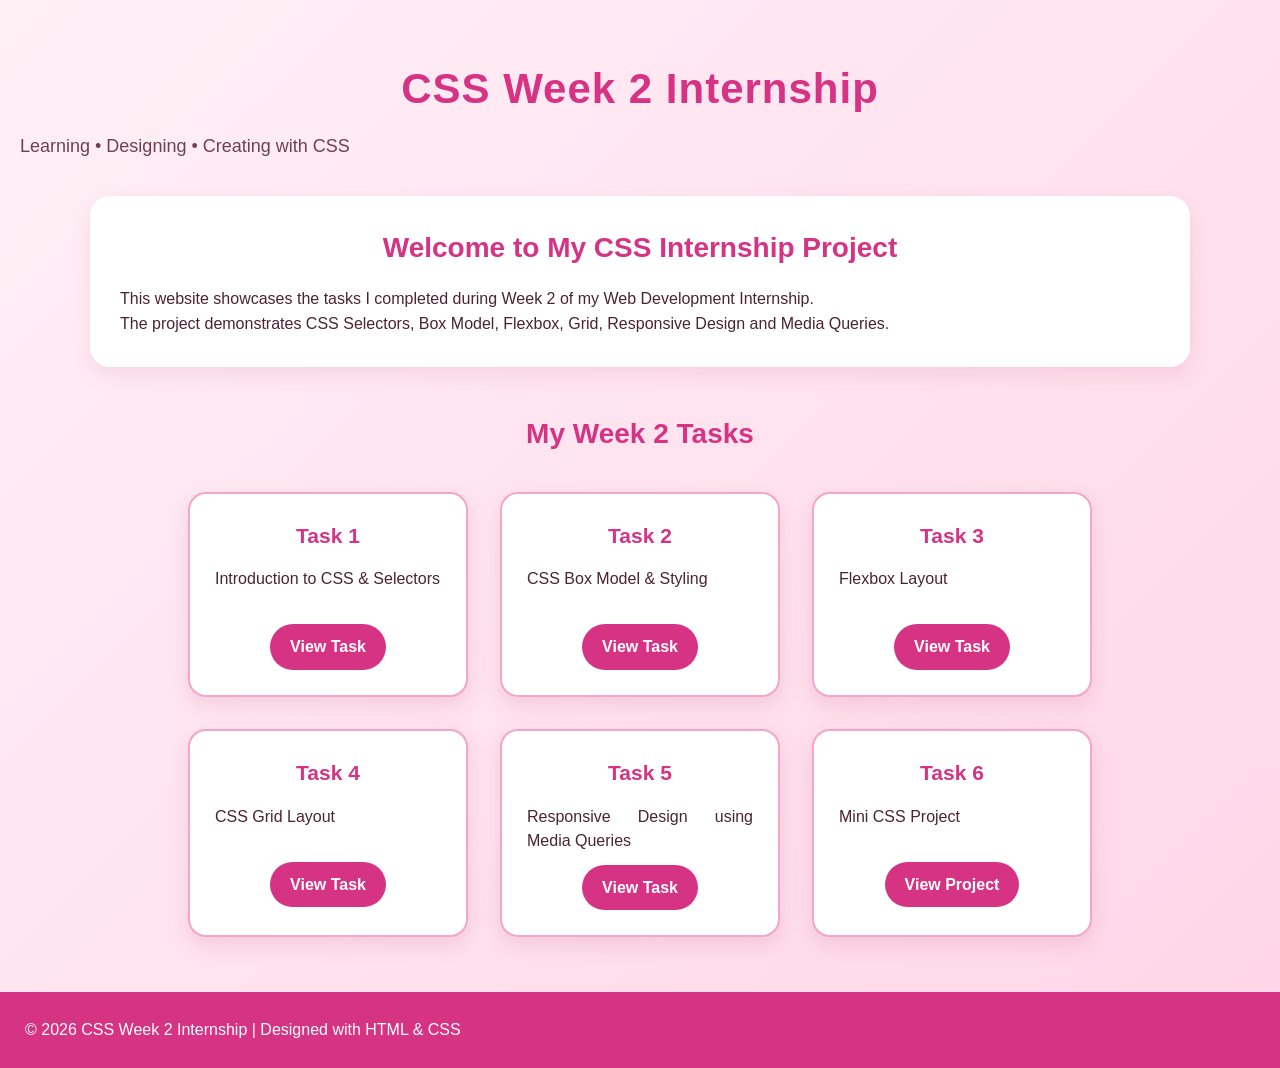
<file: index.html>
<!DOCTYPE html>
<html lang="en">
<head>
    <meta charset="UTF-8">
    <meta name="viewport" content="width=device-width, initial-scale=1.0">

    <title>CSS Week 2 Internship</title>

    <!-- External CSS file -->
    <link rel="stylesheet" href="style.css">

    <style>
        /* Pink-themed homepage styling */
        body {
            margin: 0;
            font-family: Arial, sans-serif;
            background: linear-gradient(135deg, #fff0f6, #ffd6e7);
            color: #4a2433;
        }

        header {
            text-align: center;
            padding: 55px 20px 35px;
        }

        header h1 {
            font-size: 42px;
            margin-bottom: 10px;
            color: #d63384;
        }

        header p {
            font-size: 18px;
            color: #704052;
        }

        .container {
            width: 90%;
            max-width: 1100px;
            margin: auto;
        }

        /* Flexbox layout for task cards */
        .task-container {
            display: flex;
            flex-wrap: wrap;
            justify-content: center;
            gap: 22px;
            margin: 30px 0 50px;
        }

        /* Box Model demonstration */
        .task-card {
            width: 280px;
            padding: 25px;
            margin: 5px;
            background: white;
            border: 2px solid #f3a6c7;
            border-radius: 18px;
            box-shadow: 0 8px 20px rgba(180, 70, 120, 0.15);
            text-align: center;
            box-sizing: border-box;
            transition: 0.3s;
        }

        .task-card:hover {
            transform: translateY(-7px);
            box-shadow: 0 12px 25px rgba(180, 70, 120, 0.25);
        }

        .task-card h2 {
            color: #d63384;
            font-size: 21px;
        }

        .task-card p {
            min-height: 45px;
            line-height: 1.5;
        }

        .task-card a {
            display: inline-block;
            margin-top: 12px;
            padding: 10px 20px;
            background: #d63384;
            color: white;
            text-decoration: none;
            border-radius: 25px;
            font-weight: bold;
        }

        .task-card a:hover {
            background: #b52b6f;
        }

        .about {
            background: white;
            padding: 30px;
            margin-bottom: 45px;
            border-radius: 20px;
            text-align: center;
            box-shadow: 0 8px 20px rgba(180, 70, 120, 0.12);
        }

        .about h2 {
            color: #d63384;
        }

        footer {
            text-align: center;
            padding: 25px;
            background: #d63384;
            color: white;
        }

        /* Responsive Design */
        @media (max-width: 600px) {
            header h1 {
                font-size: 30px;
            }

            header p {
                font-size: 15px;
            }

            .task-card {
                width: 100%;
            }

            .about {
                padding: 20px;
            }
        }
    </style>
</head>

<body>

    <!-- Header Section -->
    <header>
        <h1>CSS Week 2 Internship</h1>
        <p>Learning • Designing • Creating with CSS</p>
    </header>

    <main class="container">

        <!-- About Section -->
        <section class="about">
            <h2>Welcome to My CSS Internship Project</h2>

            <p>
                This website showcases the tasks I completed during
                Week 2 of my Web Development Internship.
            </p>

            <p>
                The project demonstrates CSS Selectors, Box Model,
                Flexbox, Grid, Responsive Design and Media Queries.
            </p>
        </section>

        <!-- Task Section -->
        <section>
            <h2 style="text-align:center; color:#d63384;">
                My Week 2 Tasks
            </h2>

            <div class="task-container">

                <!-- Task 1 -->
                <div class="task-card">
                    <h2>Task 1</h2>
                    <p>Introduction to CSS & Selectors</p>
                    <a href="task1.html">View Task</a>
                </div>

                <!-- Task 2 -->
                <div class="task-card">
                    <h2>Task 2</h2>
                    <p>CSS Box Model & Styling</p>
                    <a href="task2.html">View Task</a>
                </div>

                <!-- Task 3 -->
                <div class="task-card">
                    <h2>Task 3</h2>
                    <p>Flexbox Layout</p>
                    <a href="task3.html">View Task</a>
                </div>

                <!-- Task 4 -->
                <div class="task-card">
                    <h2>Task 4</h2>
                    <p>CSS Grid Layout</p>
                    <a href="task4.html">View Task</a>
                </div>

                <!-- Task 5 -->
                <div class="task-card">
                    <h2>Task 5</h2>
                    <p>Responsive Design using Media Queries</p>
                    <a href="task5.html">View Task</a>
                </div>

                <!-- Task 6 -->
                <div class="task-card">
                    <h2>Task 6</h2>
                    <p>Mini CSS Project</p>
                    <a href="task6.html">View Project</a>
                </div>

            </div>
        </section>

    </main>

    <!-- Footer -->
    <footer>
        <p>© 2026 CSS Week 2 Internship | Designed with HTML & CSS</p>
    </footer>

</body>
</html>
</file>
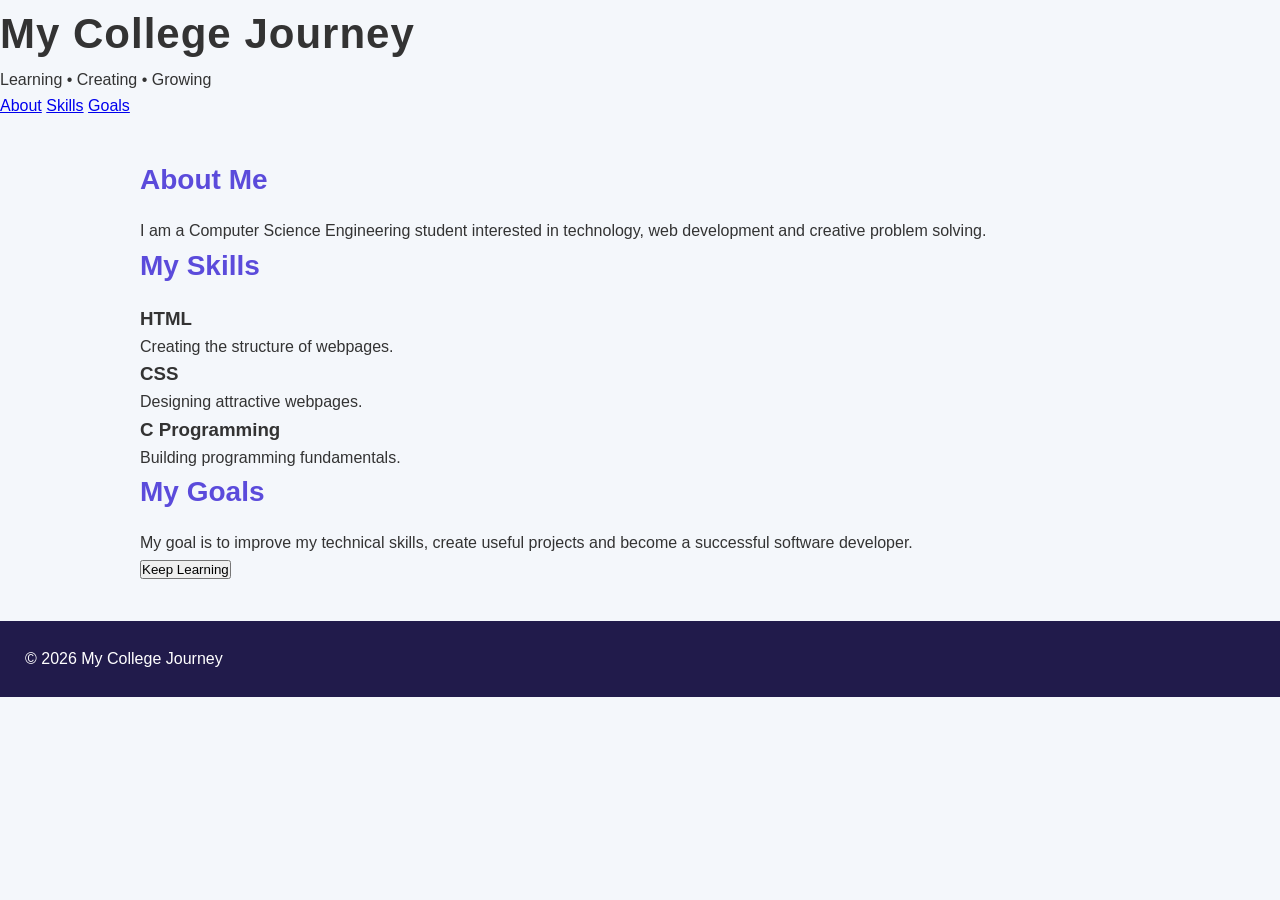
<file: task1.html>
<!DOCTYPE html>
<html lang="en">
<head>
    <meta charset="UTF-8">
    <meta name="viewport" content="width=device-width, initial-scale=1.0">

    <title>My College Journey</title>

    <!-- External CSS -->
    <link rel="stylesheet" href="style.css">
</head>

<body class="task1-page">

    <!-- TASK 1: CSS SELECTORS -->

    <header id="task1-header">
        <h1>My College Journey</h1>
        <p class="task1-subtitle">
            Learning • Creating • Growing
        </p>
    </header>


    <nav class="task1-nav">
        <a href="#about">About</a>
        <a href="#skills">Skills</a>
        <a href="#goals">Goals</a>
    </nav>


    <main class="task1-main">

        <!-- About Section -->
        <section id="about" class="task1-card">

            <h2>About Me</h2>

            <p>
                I am a Computer Science Engineering student
                interested in technology, web development and
                creative problem solving.
            </p>

        </section>


        <!-- Skills Section -->
        <section id="skills" class="task1-card">

            <h2>My Skills</h2>

            <div class="task1-skills">

                <div class="task1-skill">
                    <h3>HTML</h3>
                    <p>Creating the structure of webpages.</p>
                </div>

                <div class="task1-skill">
                    <h3>CSS</h3>
                    <p>Designing attractive webpages.</p>
                </div>

                <div class="task1-skill">
                    <h3>C Programming</h3>
                    <p>Building programming fundamentals.</p>
                </div>

            </div>

        </section>


        <!-- Goals Section -->
        <section id="task1-goals" class="task1-card">

            <h2>My Goals</h2>

            <p>
                My goal is to improve my technical skills,
                create useful projects and become a successful
                software developer.
            </p>

            <button class="task1-btn">
                Keep Learning
            </button>

        </section>

    </main>


    <footer class="task1-footer">
        <p>© 2026 My College Journey</p>
    </footer>

</body>
</html>
</file>
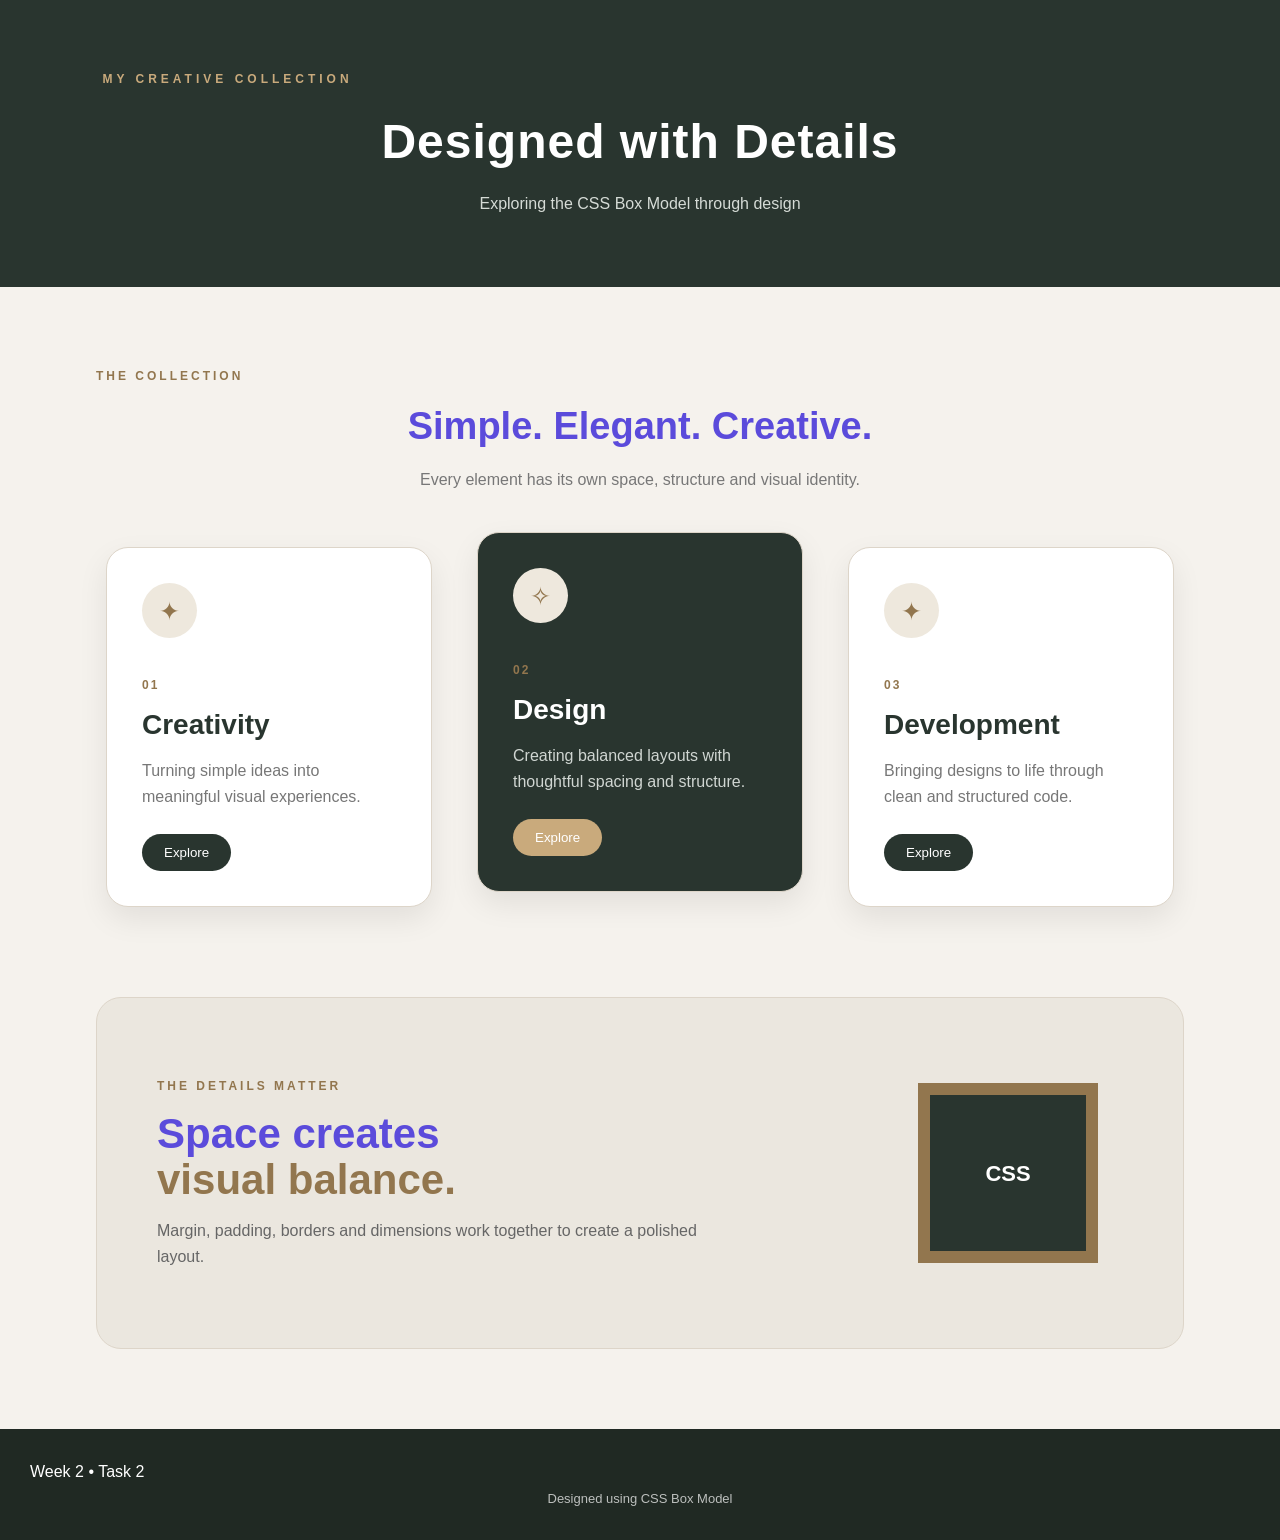
<file: task2.html>
<!DOCTYPE html>
<html lang="en">

<head>

    <meta charset="UTF-8">

    <meta name="viewport"
          content="width=device-width, initial-scale=1.0">

    <title>Creative Collection</title>

    <link rel="stylesheet" href="style.css">

</head>


<body class="task2-page">


    <!-- =========================
         TASK 2 - CSS BOX MODEL
         ========================= -->


    <!-- HEADER -->

    <header class="task2-header">

        <p>MY CREATIVE COLLECTION</p>

        <h1>Designed with Details</h1>

        <span>
            Exploring the CSS Box Model through design
        </span>

    </header>


    <!-- MAIN CONTENT -->

    <main class="task2-main">


        <!-- INTRO -->

        <section class="task2-intro">

            <p>THE COLLECTION</p>

            <h2>Simple. Elegant. Creative.</h2>

            <span>
                Every element has its own space,
                structure and visual identity.
            </span>

        </section>


        <!-- =========================
             CARDS
             ========================= -->

        <section class="task2-cards">


            <!-- CARD 1 -->

            <article class="task2-card">

                <div class="task2-icon">
                    ✦
                </div>

                <p class="task2-number">
                    01
                </p>

                <h3>
                    Creativity
                </h3>

                <span>
                    Turning simple ideas into
                    meaningful visual experiences.
                </span>

                <button>
                    Explore
                </button>

            </article>


            <!-- CARD 2 -->

            <article class="task2-card task2-featured">

                <div class="task2-icon">
                    ✧
                </div>

                <p class="task2-number">
                    02
                </p>

                <h3>
                    Design
                </h3>

                <span>
                    Creating balanced layouts with
                    thoughtful spacing and structure.
                </span>

                <button>
                    Explore
                </button>

            </article>


            <!-- CARD 3 -->

            <article class="task2-card">

                <div class="task2-icon">
                    ✦
                </div>

                <p class="task2-number">
                    03
                </p>

                <h3>
                    Development
                </h3>

                <span>
                    Bringing designs to life through
                    clean and structured code.
                </span>

                <button>
                    Explore
                </button>

            </article>


        </section>


        <!-- =========================
             BOX MODEL DEMONSTRATION
             ========================= -->

        <section class="task2-highlight">

            <div class="task2-highlight-content">

                <p>THE DETAILS MATTER</p>

                <h2>
                    Space creates<br>
                    <span>visual balance.</span>
                </h2>

                <span>
                    Margin, padding, borders and dimensions
                    work together to create a polished layout.
                </span>

            </div>


            <div class="task2-box">

                <div class="task2-box-inner">
                    CSS
                </div>

            </div>

        </section>


    </main>


    <!-- FOOTER -->

    <footer class="task2-footer">

        <p>
            Week 2 • Task 2
        </p>

        <span>
            Designed using CSS Box Model
        </span>

    </footer>


</body>

</html>
</file>
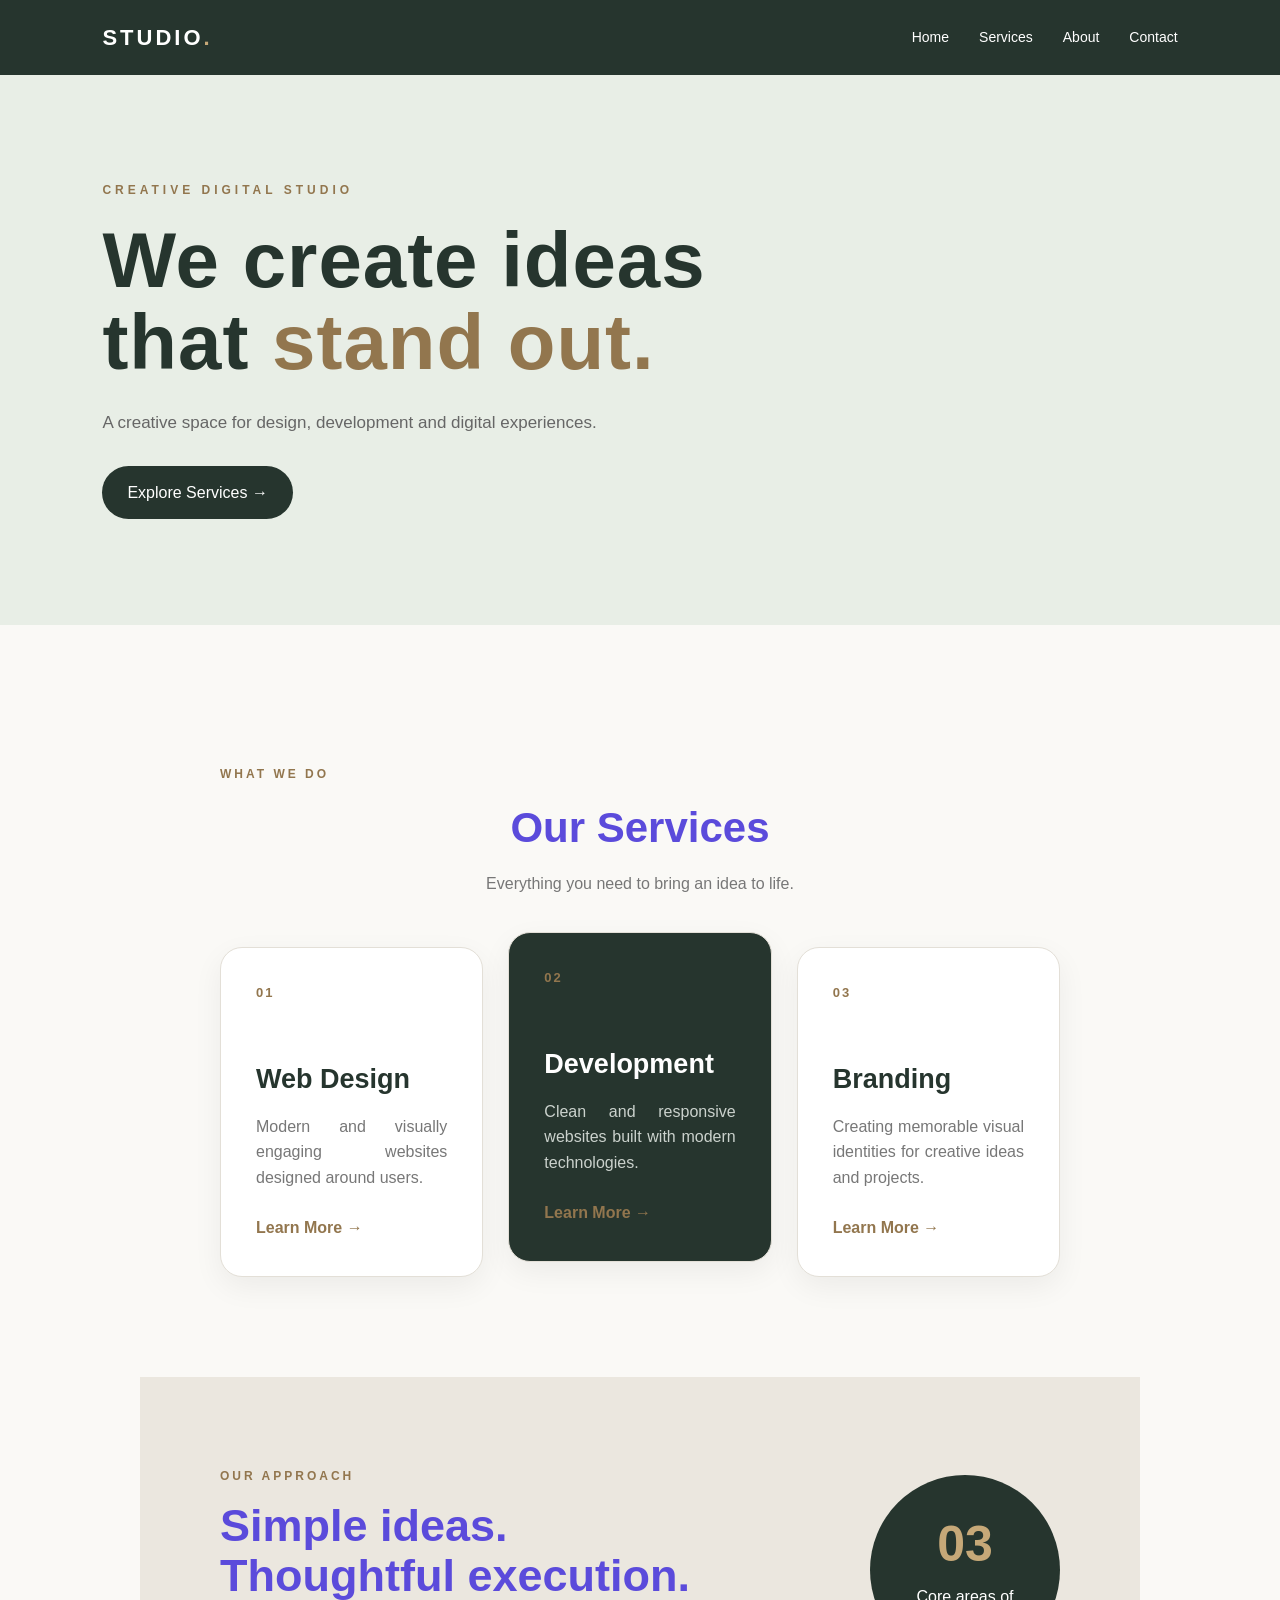
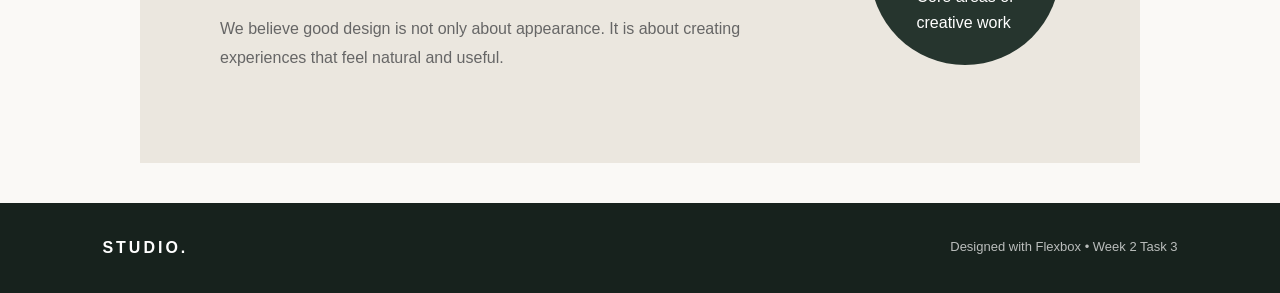
<file: task3.html>
<!DOCTYPE html>
<html lang="en">

<head>

    <meta charset="UTF-8">

    <meta name="viewport"
          content="width=device-width, initial-scale=1.0">

    <title>Creative Studio | Flexbox</title>

    <!-- External CSS -->
    <link rel="stylesheet" href="style.css">

</head>


<body class="task3-page">


    <!-- =================================================
         TASK 3 — CSS FLEXBOX
         ================================================= -->


    <!-- =========================
         NAVIGATION
         ========================= -->

    <nav class="task3-nav">

        <div class="task3-logo">
            STUDIO<span>.</span>
        </div>

        <div class="task3-links">

            <a href="#">Home</a>
            <a href="#services">Services</a>
            <a href="#about">About</a>
            <a href="#contact">Contact</a>

        </div>

    </nav>


    <!-- =========================
         HERO SECTION
         ========================= -->

    <header class="task3-hero">

        <div class="task3-hero-content">

            <p class="task3-label">
                CREATIVE DIGITAL STUDIO
            </p>

            <h1>
                We create ideas<br>
                that <span>stand out.</span>
            </h1>

            <p>
                A creative space for design,
                development and digital experiences.
            </p>

            <a href="#services" class="task3-button">
                Explore Services →
            </a>

        </div>

    </header>


    <!-- =========================
         SERVICES
         ========================= -->

    <main>


        <section class="task3-services" id="services">

            <div class="task3-heading">

                <p>WHAT WE DO</p>

                <h2>
                    Our Services
                </h2>

                <span>
                    Everything you need to bring an idea to life.
                </span>

            </div>


            <!-- =================================================
                 TASK 3 — FLEX CONTAINER
                 
                 The cards below are arranged using:
                 display: flex
                 ================================================= -->

            <div class="task3-service-container">


                <!-- SERVICE 1 -->

                <article class="task3-service-card">

                    <div class="task3-service-number">
                        01
                    </div>

                    <h3>
                        Web Design
                    </h3>

                    <p>
                        Modern and visually engaging
                        websites designed around users.
                    </p>

                    <a href="#">
                        Learn More →
                    </a>

                </article>


                <!-- SERVICE 2 -->

                <article class="task3-service-card task3-dark-card">

                    <div class="task3-service-number">
                        02
                    </div>

                    <h3>
                        Development
                    </h3>

                    <p>
                        Clean and responsive websites
                        built with modern technologies.
                    </p>

                    <a href="#">
                        Learn More →
                    </a>

                </article>


                <!-- SERVICE 3 -->

                <article class="task3-service-card">

                    <div class="task3-service-number">
                        03
                    </div>

                    <h3>
                        Branding
                    </h3>

                    <p>
                        Creating memorable visual identities
                        for creative ideas and projects.
                    </p>

                    <a href="#">
                        Learn More →
                    </a>

                </article>


            </div>

        </section>


        <!-- =========================
             ABOUT SECTION
             ========================= -->

        <section class="task3-about" id="about">

            <div class="task3-about-text">

                <p>OUR APPROACH</p>

                <h2>
                    Simple ideas.<br>
                    Thoughtful execution.
                </h2>

                <span>
                    We believe good design is not only
                    about appearance. It is about creating
                    experiences that feel natural and useful.
                </span>

            </div>


            <div class="task3-about-box">

                <strong>03</strong>

                <p>
                    Core areas of<br>
                    creative work
                </p>

            </div>

        </section>


    </main>


    <!-- =========================
         FOOTER
         ========================= -->

    <footer class="task3-footer" id="contact">

        <div>
            <strong>STUDIO.</strong>
        </div>

        <p>
            Designed with Flexbox • Week 2 Task 3
        </p>

    </footer>


</body>

</html>
</file>
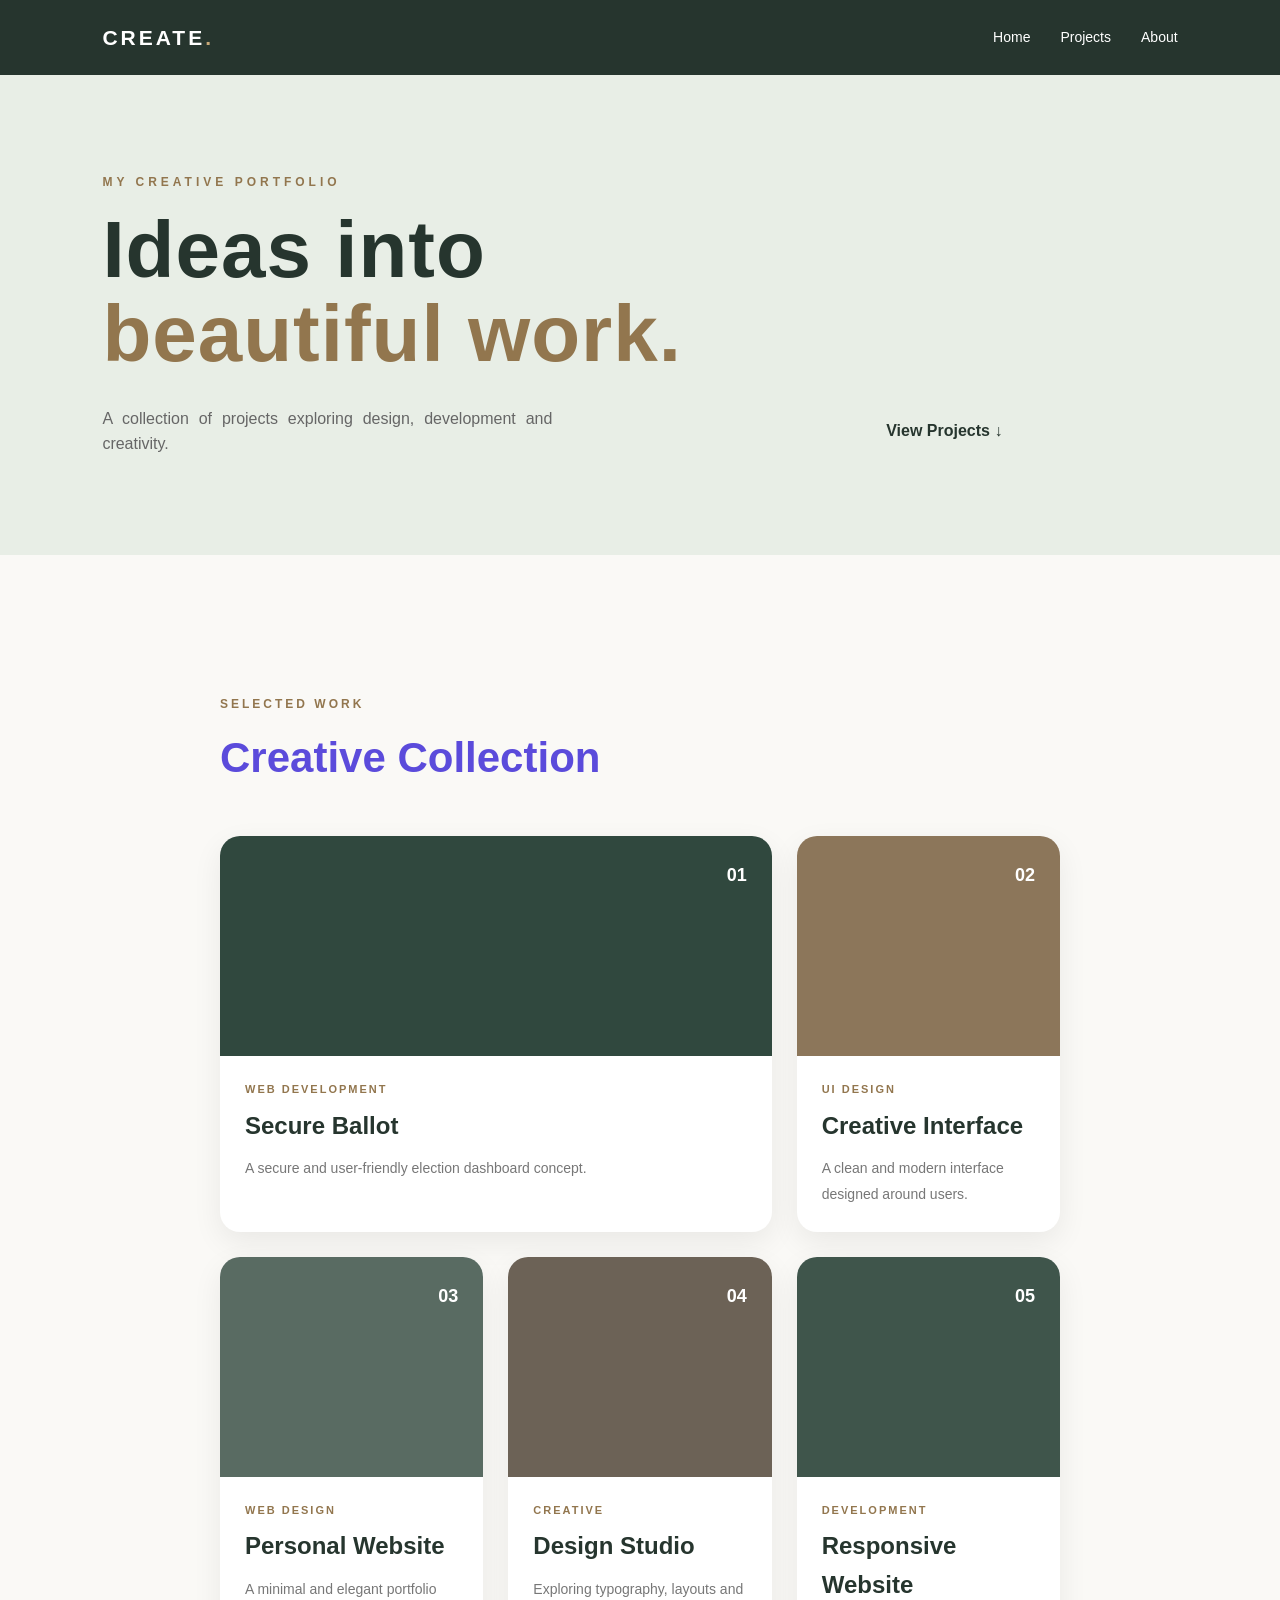
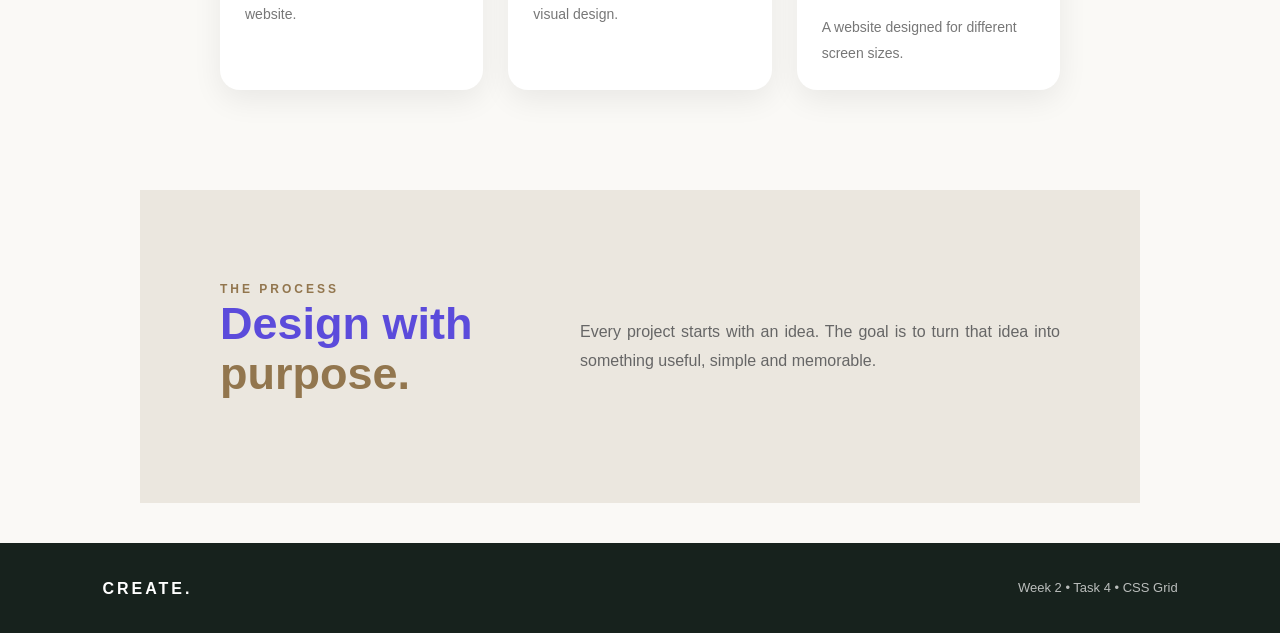
<file: task4.html>
<!DOCTYPE html>
<html lang="en">

<head>

    <meta charset="UTF-8">

    <meta name="viewport"
          content="width=device-width, initial-scale=1.0">

    <title>Creative Gallery | CSS Grid</title>

    <!-- External CSS -->
    <link rel="stylesheet" href="style.css">

</head>


<body class="task4-page">


    <!-- =========================
         NAVIGATION
         ========================= -->

    <nav class="task4-nav">

        <div class="task4-logo">
            CREATE<span>.</span>
        </div>

        <div class="task4-links">

            <a href="#">Home</a>
            <a href="#projects">Projects</a>
            <a href="#about">About</a>

        </div>

    </nav>


    <!-- =========================
         HERO
         ========================= -->

    <header class="task4-hero">

        <p>MY CREATIVE PORTFOLIO</p>

        <h1>
            Ideas into<br>
            <span>beautiful work.</span>
        </h1>

        <div class="task4-hero-bottom">

            <p>
                A collection of projects exploring
                design, development and creativity.
            </p>

            <a href="#projects">
                View Projects ↓
            </a>

        </div>

    </header>


    <!-- =========================
         PROJECTS
         ========================= -->

    <main>

        <section class="task4-projects" id="projects">

            <div class="task4-heading">

                <p>SELECTED WORK</p>

                <h2>
                    Creative Collection
                </h2>

            </div>


            <!-- =================================================
                 TASK 4 — GRID CONTAINER
                 ================================================= -->

            <div class="task4-grid">


                <!-- =================================================
                     TASK 4 — GRID ITEM PLACEMENT
                     
                     Featured project spans TWO columns.
                     ================================================= -->

                <article class="task4-card task4-featured">

                    <div class="task4-image task4-image-one">

                        <span>01</span>

                    </div>

                    <div class="task4-card-content">

                        <p>WEB DEVELOPMENT</p>

                        <h3>
                            Secure Ballot
                        </h3>

                        <span>
                            A secure and user-friendly
                            election dashboard concept.
                        </span>

                    </div>

                </article>


                <!-- PROJECT 2 -->

                <article class="task4-card">

                    <div class="task4-image task4-image-two">

                        <span>02</span>

                    </div>

                    <div class="task4-card-content">

                        <p>UI DESIGN</p>

                        <h3>
                            Creative Interface
                        </h3>

                        <span>
                            A clean and modern interface
                            designed around users.
                        </span>

                    </div>

                </article>


                <!-- PROJECT 3 -->

                <article class="task4-card">

                    <div class="task4-image task4-image-three">

                        <span>03</span>

                    </div>

                    <div class="task4-card-content">

                        <p>WEB DESIGN</p>

                        <h3>
                            Personal Website
                        </h3>

                        <span>
                            A minimal and elegant
                            portfolio website.
                        </span>

                    </div>

                </article>


                <!-- PROJECT 4 -->

                <article class="task4-card">

                    <div class="task4-image task4-image-four">

                        <span>04</span>

                    </div>

                    <div class="task4-card-content">

                        <p>CREATIVE</p>

                        <h3>
                            Design Studio
                        </h3>

                        <span>
                            Exploring typography,
                            layouts and visual design.
                        </span>

                    </div>

                </article>


                <!-- PROJECT 5 -->

                <article class="task4-card">

                    <div class="task4-image task4-image-five">

                        <span>05</span>

                    </div>

                    <div class="task4-card-content">

                        <p>DEVELOPMENT</p>

                        <h3>
                            Responsive Website
                        </h3>

                        <span>
                            A website designed for
                            different screen sizes.
                        </span>

                    </div>

                </article>


            </div>

        </section>


        <!-- =========================
             ABOUT
             ========================= -->

        <section class="task4-about" id="about">

            <div>

                <p>THE PROCESS</p>

                <h2>
                    Design with<br>
                    <span>purpose.</span>
                </h2>

            </div>

            <p>
                Every project starts with an idea.
                The goal is to turn that idea into
                something useful, simple and memorable.
            </p>

        </section>

    </main>


    <!-- FOOTER -->

    <footer class="task4-footer">

        <strong>CREATE.</strong>

        <span>
            Week 2 • Task 4 • CSS Grid
        </span>

    </footer>


</body>

</html>
</file>
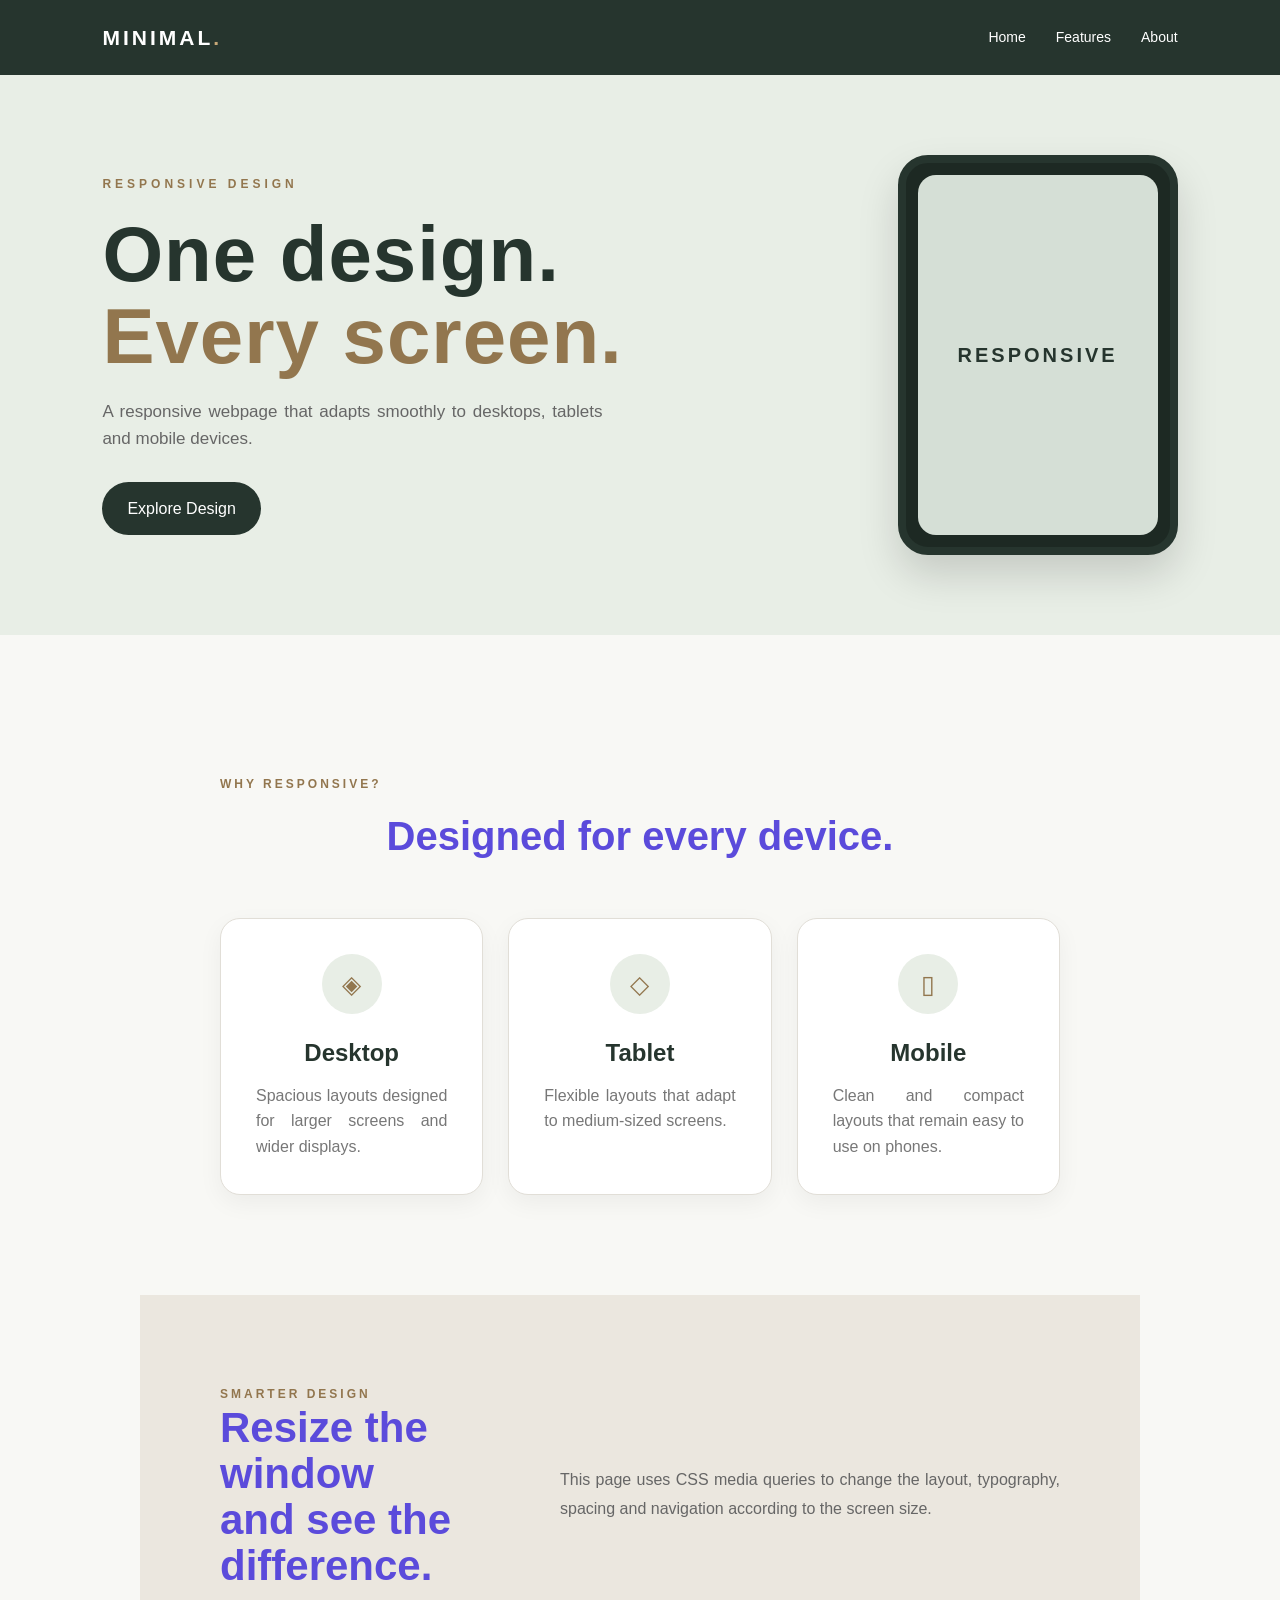
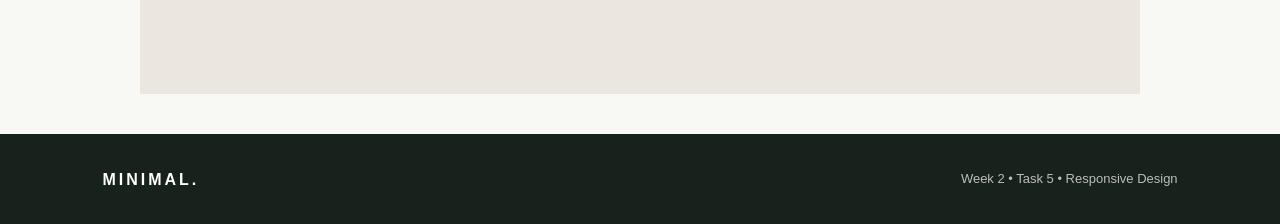
<file: task5.html>
<!DOCTYPE html>
<html lang="en">

<head>

    <meta charset="UTF-8">

    <meta name="viewport"
          content="width=device-width, initial-scale=1.0">

    <title>Responsive Design</title>

    <link rel="stylesheet" href="style.css">

</head>


<body class="task5-page">


    <!-- =========================
         TASK 5
         RESPONSIVE WEB DESIGN
         ========================= -->


    <!-- NAVIGATION -->

    <nav class="task5-nav">

        <div class="task5-logo">
            MINIMAL<span>.</span>
        </div>

        <div class="task5-links">

            <a href="#">Home</a>
            <a href="#features">Features</a>
            <a href="#about">About</a>

        </div>

        <button class="task5-menu">
            ☰
        </button>

    </nav>


    <!-- HERO -->

    <header class="task5-hero">

        <div class="task5-hero-content">

            <p>RESPONSIVE DESIGN</p>

            <h1>
                One design.<br>
                <span>Every screen.</span>
            </h1>

            <p>
                A responsive webpage that adapts smoothly
                to desktops, tablets and mobile devices.
            </p>

            <a href="#features" class="task5-button">
                Explore Design
            </a>

        </div>


        <div class="task5-device">

            <div class="task5-screen">

                <span>
                    RESPONSIVE
                </span>

            </div>

        </div>

    </header>


    <!-- FEATURES -->

    <main>

        <section class="task5-features" id="features">

            <div class="task5-heading">

                <p>WHY RESPONSIVE?</p>

                <h2>
                    Designed for every device.
                </h2>

            </div>


            <div class="task5-feature-container">


                <article class="task5-feature">

                    <div class="task5-icon">
                        ◈
                    </div>

                    <h3>
                        Desktop
                    </h3>

                    <p>
                        Spacious layouts designed for
                        larger screens and wider displays.
                    </p>

                </article>


                <article class="task5-feature">

                    <div class="task5-icon">
                        ◇
                    </div>

                    <h3>
                        Tablet
                    </h3>

                    <p>
                        Flexible layouts that adapt to
                        medium-sized screens.
                    </p>

                </article>


                <article class="task5-feature">

                    <div class="task5-icon">
                        ▯
                    </div>

                    <h3>
                        Mobile
                    </h3>

                    <p>
                        Clean and compact layouts that
                        remain easy to use on phones.
                    </p>

                </article>


            </div>

        </section>


        <!-- ABOUT -->

        <section class="task5-about" id="about">

            <div>

                <p>SMARTER DESIGN</p>

                <h2>
                    Resize the window<br>
                    and see the difference.
                </h2>

            </div>

            <p>
                This page uses CSS media queries to change
                the layout, typography, spacing and navigation
                according to the screen size.
            </p>

        </section>

    </main>


    <!-- FOOTER -->

    <footer class="task5-footer">

        <strong>
            MINIMAL.
        </strong>

        <span>
            Week 2 • Task 5 • Responsive Design
        </span>

    </footer>


</body>

</html>
</file>
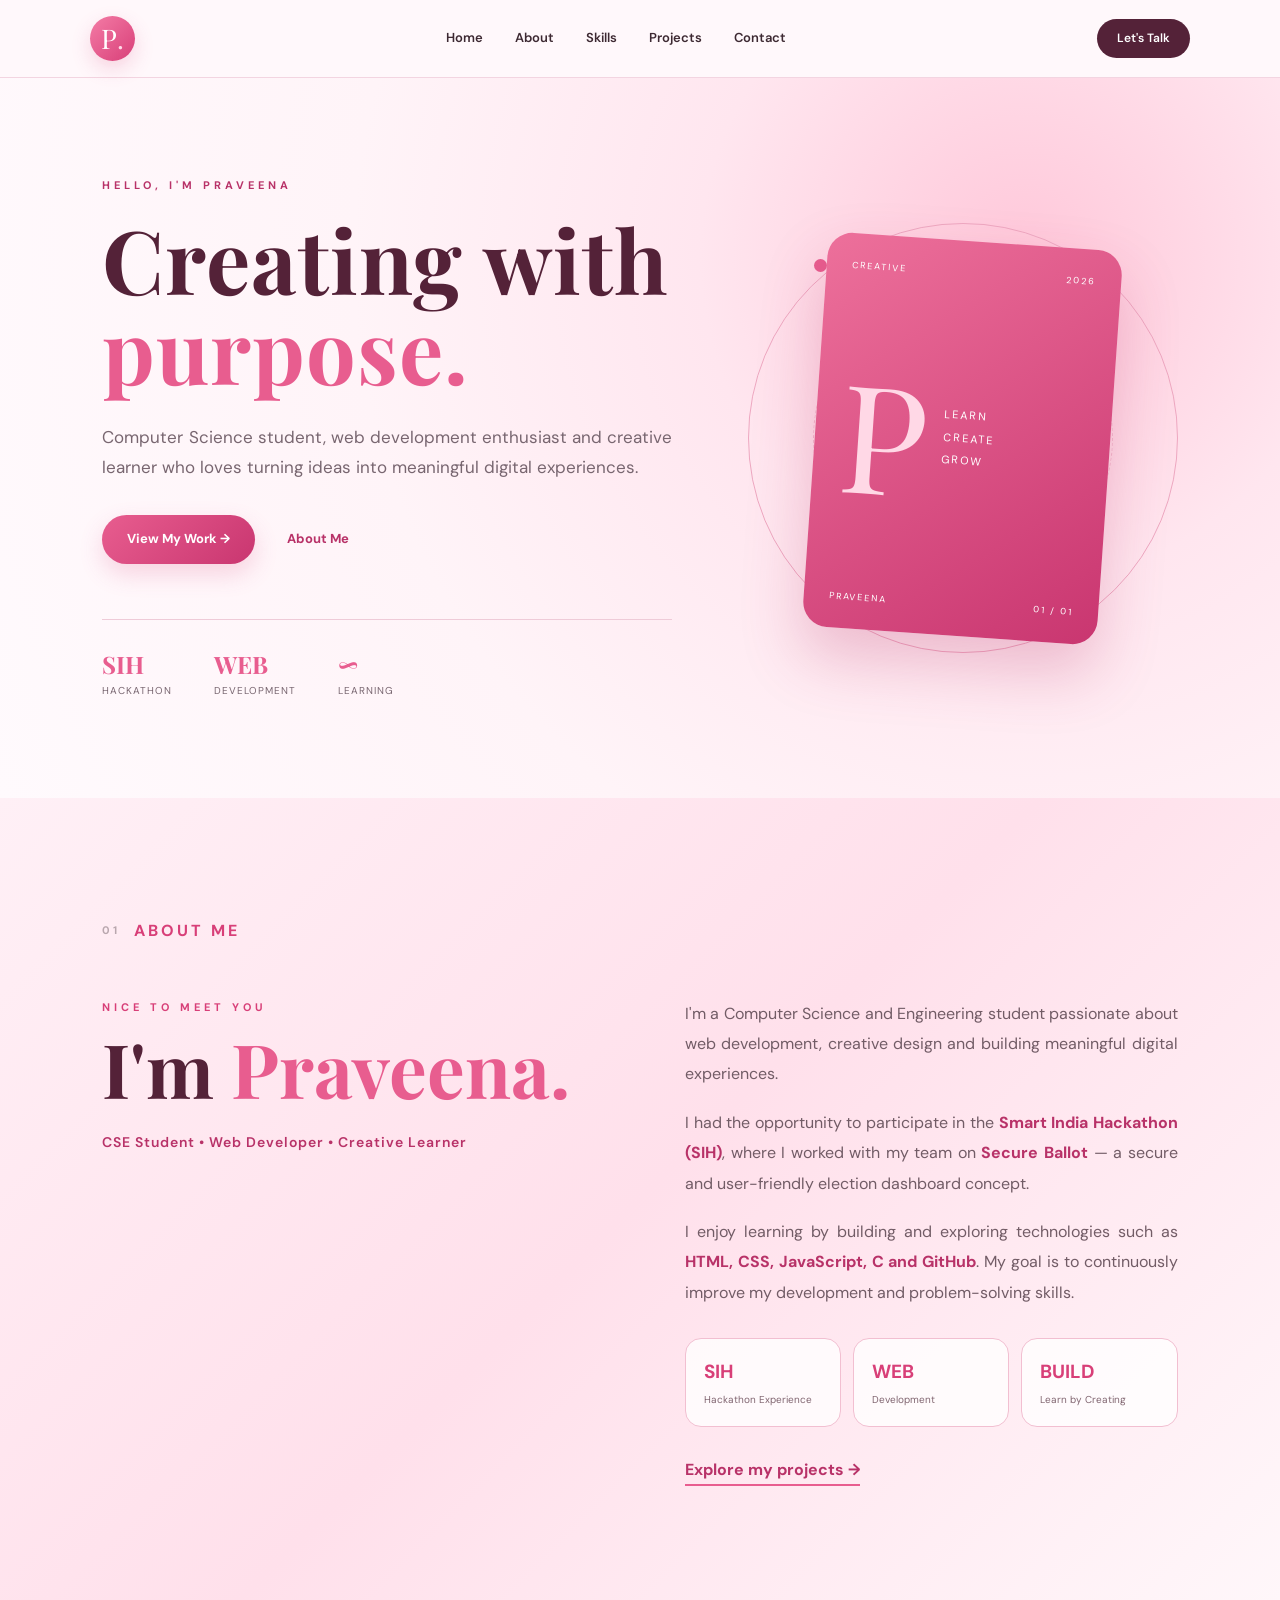
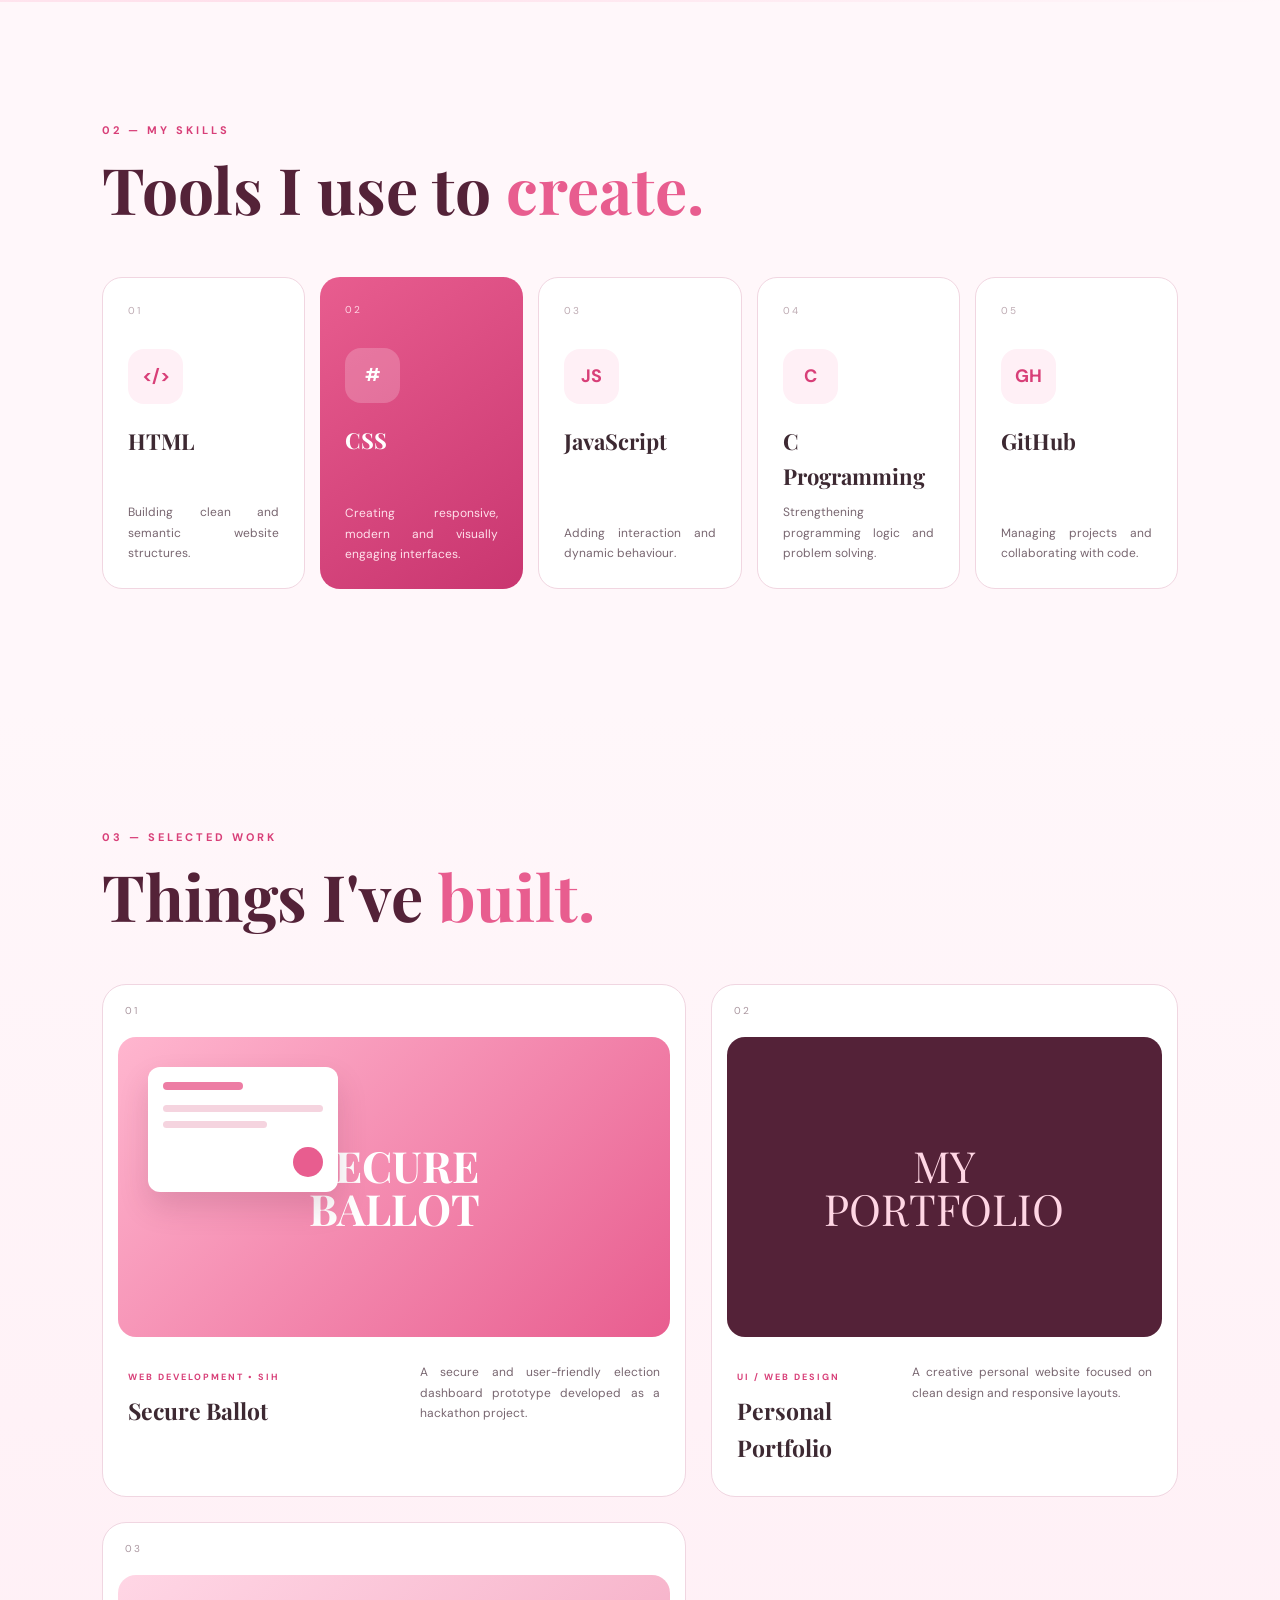
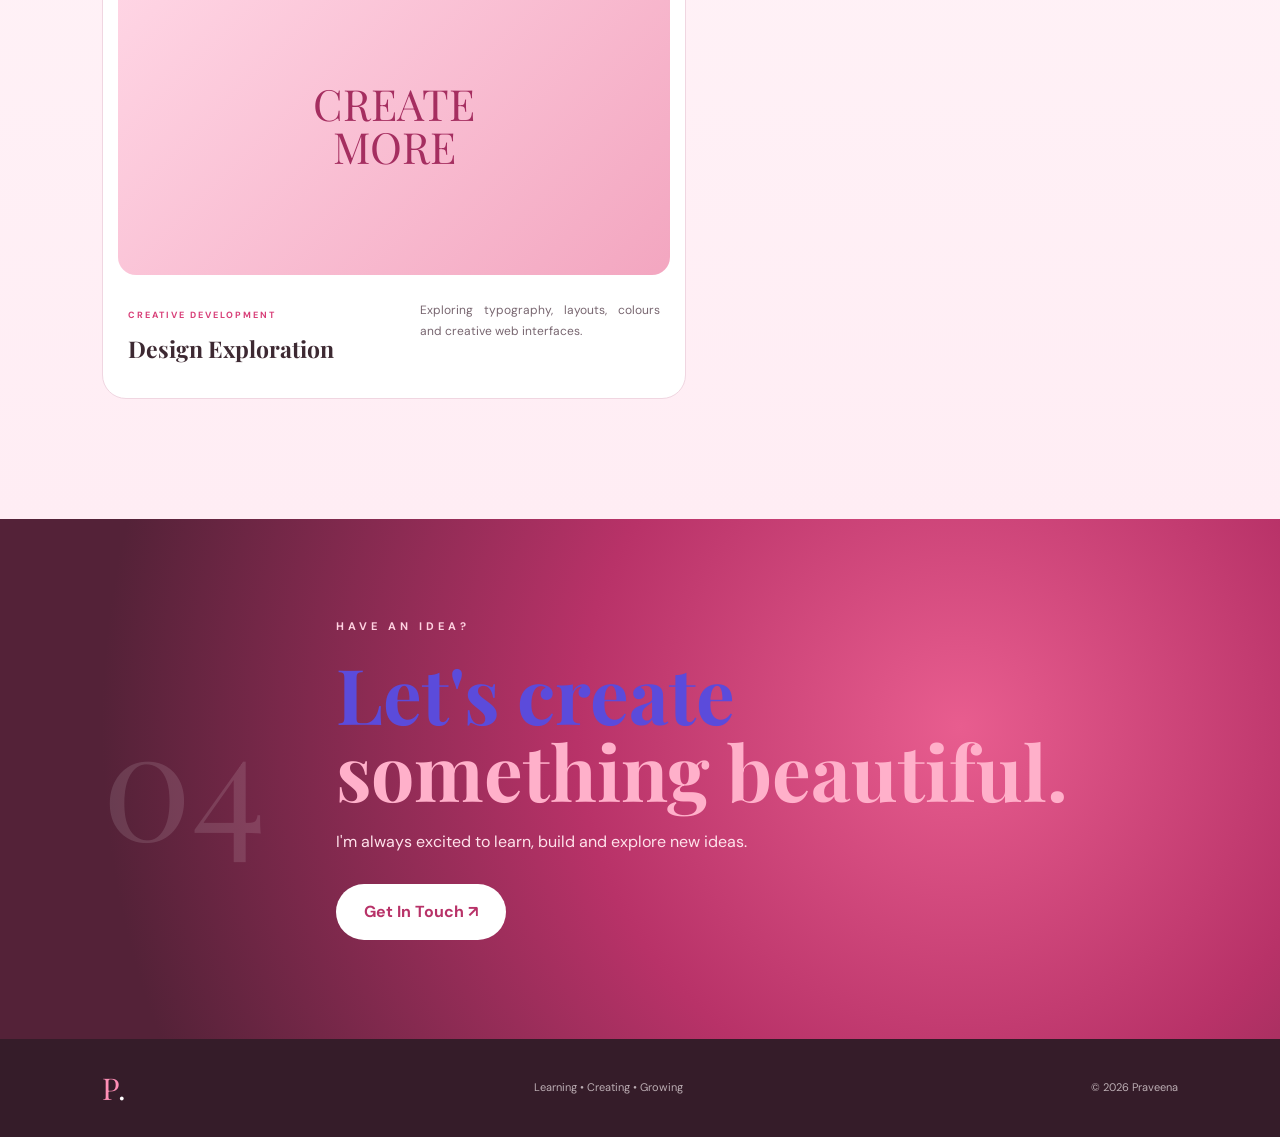
<file: task6.html>
<!DOCTYPE html>
<html lang="en">

<head>

    <meta charset="UTF-8">

    <meta name="viewport"
          content="width=device-width, initial-scale=1.0">

    <title>Praveena | Creative Developer</title>

    <!-- Google Fonts -->
    <link rel="preconnect"
          href="https://fonts.googleapis.com">

    <link rel="preconnect"
          href="https://fonts.gstatic.com"
          crossorigin>

    <link href="https://fonts.googleapis.com/css2?family=DM+Sans:wght@400;500;600;700&family=Playfair+Display:wght@600;700&display=swap"
          rel="stylesheet">

    <!-- Task 6 CSS -->
    <link rel="stylesheet" href="style.css">

</head>


<body class="task6-page">


    <!-- =====================================================
         TASK 6 — MINI PROJECT
         PERSONAL PORTFOLIO WEBSITE
         ===================================================== -->


    <!-- =========================
         NAVIGATION
         ========================= -->

    <nav class="task6-nav">

        <a href="#home" class="task6-logo">
            P<span>.</span>
        </a>


        <div class="task6-nav-links">

            <a href="#home">Home</a>

            <a href="#about">About</a>

            <a href="#skills">Skills</a>

            <a href="#projects">Projects</a>

            <a href="#contact">Contact</a>

        </div>


        <a href="#contact" class="task6-talk-button">
            Let's Talk
        </a>

    </nav>



    <!-- =========================
         HERO SECTION
         ========================= -->

    <header class="task6-hero" id="home">


        <div class="task6-hero-content">

            <p class="task6-eyebrow">
                HELLO, I'M PRAVEENA
            </p>


            <h1>
                Creating with
                <span>purpose.</span>
            </h1>


            <p class="task6-hero-text">

                Computer Science student,
                web development enthusiast and
                creative learner who loves turning
                ideas into meaningful digital experiences.

            </p>


            <div class="task6-buttons">

                <a href="#projects"
                   class="task6-primary-button">

                    View My Work →

                </a>


                <a href="#about"
                   class="task6-secondary-button">

                    About Me

                </a>

            </div>


            <!-- Quick statistics -->

            <div class="task6-stats">

                <div>

                    <strong>SIH</strong>

                    <span>Hackathon</span>

                </div>


                <div>

                    <strong>WEB</strong>

                    <span>Development</span>

                </div>


                <div>

                    <strong>∞</strong>

                    <span>Learning</span>

                </div>

            </div>

        </div>



        <!-- Decorative profile card -->

        <div class="task6-hero-visual">

            <div class="task6-circle"></div>

            <div class="task6-circle-small"></div>


            <div class="task6-profile-card">

                <div class="task6-card-top">

                    <span>CREATIVE</span>

                    <span>2026</span>

                </div>


                <div class="task6-profile-middle">

                    <span class="task6-letter">
                        P
                    </span>

                    <div>

                        <p>LEARN</p>
                        <p>CREATE</p>
                        <p>GROW</p>

                    </div>

                </div>


                <div class="task6-card-bottom">

                    <span>PRAVEENA</span>

                    <span>01 / 01</span>

                </div>

            </div>

        </div>

    </header>



    <!-- =========================
         ABOUT SECTION
         ========================= -->

    <section class="task6-about" id="about">


        <div class="task6-section-label">

            <span>01</span>

            <p>ABOUT ME</p>

        </div>


        <div class="task6-about-grid">


            <div class="task6-about-heading">

                <p class="task6-mini-label">
                    NICE TO MEET YOU
                </p>


                <h2>
                    I'm <span>Praveena.</span>
                </h2>


                <h3>
                    CSE Student • Web Developer • Creative Learner
                </h3>

            </div>



            <div class="task6-about-text">

                <p>
                    I'm a Computer Science and Engineering
                    student passionate about web development,
                    creative design and building meaningful
                    digital experiences.
                </p>


                <p>
                    I had the opportunity to participate in the
                    <strong>Smart India Hackathon (SIH)</strong>,
                    where I worked with my team on
                    <strong>Secure Ballot</strong> — a secure
                    and user-friendly election dashboard concept.
                </p>


                <p>
                    I enjoy learning by building and exploring
                    technologies such as
                    <strong>HTML, CSS, JavaScript, C and GitHub</strong>.
                    My goal is to continuously improve my
                    development and problem-solving skills.
                </p>


                <div class="task6-about-highlights">

                    <div>

                        <strong>SIH</strong>

                        <span>
                            Hackathon Experience
                        </span>

                    </div>


                    <div>

                        <strong>WEB</strong>

                        <span>
                            Development
                        </span>

                    </div>


                    <div>

                        <strong>BUILD</strong>

                        <span>
                            Learn by Creating
                        </span>

                    </div>

                </div>


                <a href="#projects">
                    Explore my projects →
                </a>

            </div>

        </div>

    </section>



    <!-- =========================
         SKILLS SECTION
         ========================= -->

    <section class="task6-skills" id="skills">


        <div class="task6-section-heading">

            <p>02 — MY SKILLS</p>

            <h2>
                Tools I use to
                <span>create.</span>
            </h2>

        </div>


        <!-- CSS GRID -->

        <div class="task6-skills-grid">


            <article class="task6-skill-card">

                <span class="task6-skill-number">
                    01
                </span>

                <div class="task6-skill-symbol">
                    &lt;/&gt;
                </div>

                <h3>HTML</h3>

                <p>
                    Building clean and semantic
                    website structures.
                </p>

            </article>



            <article class="task6-skill-card skill-featured">

                <span class="task6-skill-number">
                    02
                </span>

                <div class="task6-skill-symbol">
                    #
                </div>

                <h3>CSS</h3>

                <p>
                    Creating responsive,
                    modern and visually engaging
                    interfaces.
                </p>

            </article>



            <article class="task6-skill-card">

                <span class="task6-skill-number">
                    03
                </span>

                <div class="task6-skill-symbol">
                    JS
                </div>

                <h3>JavaScript</h3>

                <p>
                    Adding interaction and
                    dynamic behaviour.
                </p>

            </article>



            <article class="task6-skill-card">

                <span class="task6-skill-number">
                    04
                </span>

                <div class="task6-skill-symbol">
                    C
                </div>

                <h3>C Programming</h3>

                <p>
                    Strengthening programming
                    logic and problem solving.
                </p>

            </article>



            <article class="task6-skill-card">

                <span class="task6-skill-number">
                    05
                </span>

                <div class="task6-skill-symbol">
                    GH
                </div>

                <h3>GitHub</h3>

                <p>
                    Managing projects and
                    collaborating with code.
                </p>

            </article>

        </div>

    </section>



    <!-- =========================
         PROJECTS SECTION
         ========================= -->

    <section class="task6-projects" id="projects">


        <div class="task6-section-heading">

            <p>03 — SELECTED WORK</p>

            <h2>
                Things I've
                <span>built.</span>
            </h2>

        </div>



        <div class="task6-project-grid">


            <!-- PROJECT 1 -->

            <article class="task6-project task6-project-large">

                <div class="task6-project-number">
                    01
                </div>


                <div class="task6-project-image ballot-project">

                    <div class="task6-dashboard">

                        <div class="dashboard-top"></div>

                        <div class="dashboard-row"></div>

                        <div class="dashboard-row short"></div>

                        <div class="dashboard-circle"></div>

                    </div>


                    <h3>
                        SECURE<br>
                        BALLOT
                    </h3>

                </div>


                <div class="task6-project-content">

                    <div>

                        <span>
                            WEB DEVELOPMENT • SIH
                        </span>

                        <h3>
                            Secure Ballot
                        </h3>

                    </div>


                    <p>
                        A secure and user-friendly
                        election dashboard prototype
                        developed as a hackathon project.
                    </p>

                </div>

            </article>



            <!-- PROJECT 2 -->

            <article class="task6-project">

                <div class="task6-project-number">
                    02
                </div>


                <div class="task6-project-image portfolio-project">

                    <span>
                        MY<br>
                        PORTFOLIO
                    </span>

                </div>


                <div class="task6-project-content">

                    <div>

                        <span>
                            UI / WEB DESIGN
                        </span>

                        <h3>
                            Personal Portfolio
                        </h3>

                    </div>


                    <p>
                        A creative personal website
                        focused on clean design and
                        responsive layouts.
                    </p>

                </div>

            </article>



            <!-- PROJECT 3 -->

            <article class="task6-project">

                <div class="task6-project-number">
                    03
                </div>


                <div class="task6-project-image creative-project">

                    <span>
                        CREATE<br>
                        MORE
                    </span>

                </div>


                <div class="task6-project-content">

                    <div>

                        <span>
                            CREATIVE DEVELOPMENT
                        </span>

                        <h3>
                            Design Exploration
                        </h3>

                    </div>


                    <p>
                        Exploring typography,
                        layouts, colours and
                        creative web interfaces.
                    </p>

                </div>

            </article>

        </div>

    </section>



    <!-- =========================
         CONTACT SECTION
         ========================= -->

    <section class="task6-contact" id="contact">


        <div class="task6-contact-number">
            04
        </div>


        <div class="task6-contact-content">

            <p>
                HAVE AN IDEA?
            </p>


            <h2>
                Let's create
                <span>something beautiful.</span>
            </h2>


            <p class="task6-contact-text">
                I'm always excited to learn,
                build and explore new ideas.
            </p>


            <a href="mailto:yourmail@example.com"
               class="task6-contact-button">

                Get In Touch ↗

            </a>

        </div>

    </section>



    <!-- =========================
         FOOTER
         ========================= -->

    <footer class="task6-footer">

        <div class="task6-footer-logo">
            P<span>.</span>
        </div>


        <p>
            Learning • Creating • Growing
        </p>


        <p>
            © 2026 Praveena
        </p>

    </footer>


</body>

</html>
</file>
<file: style.css>
/* =====================================================
   TASK 1 - INTRODUCTION TO CSS & SELECTORS
   ===================================================== */


/* ---------- UNIVERSAL SELECTOR ---------- */
/* Applies to all elements */

* {
    margin: 0;
    padding: 0;
    box-sizing: border-box;
}


/* ---------- ELEMENT SELECTOR ---------- */
/* Styling the body */

body {
    font-family: Arial, sans-serif;
    background-color: #f4f7fb;
    color: #333333;
    line-height: 1.6;
}


/* ---------- ID SELECTOR ---------- */
/* Header styling */

#header {
    background: linear-gradient(135deg, #5b4bdb, #8b5cf6);
    color: white;
    text-align: center;
    padding: 50px 20px;
}


/* ---------- ELEMENT SELECTOR ---------- */

h1 {
    font-size: 42px;
    font-weight: bold;
    letter-spacing: 1px;
}


/* ---------- CLASS SELECTOR ---------- */

.tagline {
    margin-top: 10px;
    font-size: 18px;
    font-style: italic;
    color: #eeeaff;
}


/* =====================================================
   NAVIGATION
   ===================================================== */

.navbar {
    background-color: white;
    padding: 18px;
    text-align: center;

    box-shadow: 0 3px 10px rgba(0, 0, 0, 0.1);
}


/* Navigation links */

.navbar a {
    color: #5b4bdb;
    text-decoration: none;
    font-weight: bold;
    margin: 0 20px;
}


/* Hover effect */

.navbar a:hover {
    color: #8b5cf6;
}


/* =====================================================
   MAIN CONTENT
   ===================================================== */

main {
    width: 85%;
    max-width: 1000px;
    margin: 40px auto;
}


/* =====================================================
   CLASS SELECTOR
   Card design
   ===================================================== */

.card {
    background-color: white;

    /* Spacing */
    padding: 30px;
    margin-bottom: 25px;

    /* Design */
    border-radius: 15px;

    /* Shadow */
    box-shadow: 0 5px 18px rgba(0, 0, 0, 0.08);
}


/* ---------- ELEMENT SELECTOR ---------- */

h2 {
    color: #5b4bdb;
    font-size: 28px;
    margin-bottom: 15px;
}


/* ---------- ELEMENT SELECTOR ---------- */

p {
    font-size: 16px;
    text-align: justify;
}


/* =====================================================
   SKILLS SECTION
   ===================================================== */

.skills-container {
    display: flex;
    gap: 20px;
    margin-top: 20px;
}


/* Individual skill boxes */

.skill {
    flex: 1;

    background-color: #f0edff;

    padding: 25px;

    border-radius: 12px;

    text-align: center;
}


/* Skill headings */

.skill h3 {
    color: #7c3aed;
    margin-bottom: 10px;
}


/* =====================================================
   ID SELECTOR
   Goals section
   ===================================================== */

#goals {
    background-color: #ede9fe;
    text-align: center;
}


/* =====================================================
   CLASS SELECTOR
   Button
   ===================================================== */

.btn {
    margin-top: 20px;

    padding: 12px 28px;

    border: none;
    border-radius: 25px;

    background-color: #5b4bdb;
    color: white;

    font-size: 16px;
    font-weight: bold;

    cursor: pointer;
}


/* Button hover */

.btn:hover {
    background-color: #7c3aed;
}


/* =====================================================
   FOOTER
   ===================================================== */

footer {
    background-color: #211b4b;
    color: white;

    text-align: center;

    padding: 25px;
}


/* =====================================================
   TASK 1 REQUIREMENTS
   =====================================================

   ✓ CSS Syntax
   ✓ External CSS
   ✓ Element Selectors
   ✓ Class Selectors
   ✓ ID Selectors
   ✓ Universal Selector
   ✓ Colors
   ✓ Backgrounds
   ✓ Font Styling
   ✓ Text Alignment

   ===================================================== */
   /* =====================================================
   TASK 2 - CSS BOX MODEL
   ===================================================== */


/* =========================
   PAGE
   ========================= */

.task2-page {

    background-color: #f5f2ed;

    color: #29352f;

    font-family: Arial, sans-serif;

    line-height: 1.6;
}


/* =========================
   HEADER
   ========================= */

.task2-header {

    padding: 70px 8%;

    text-align: center;

    background-color: #29352f;

    color: white;
}


.task2-header p {

    color: #c9aa7c;

    font-size: 12px;

    font-weight: bold;

    letter-spacing: 4px;

    margin-bottom: 15px;
}


.task2-header h1 {

    font-size: 48px;

    margin-bottom: 10px;
}


.task2-header span {

    color: #d5dbd6;
}


/* =========================
   MAIN
   ========================= */

.task2-main {

    width: 85%;

    max-width: 1100px;

    margin: 0 auto;
}


/* =========================
   INTRO
   ========================= */

.task2-intro {

    text-align: center;

    padding-top: 80px;

    padding-bottom: 45px;
}


.task2-intro p {

    color: #92764e;

    font-size: 12px;

    font-weight: bold;

    letter-spacing: 3px;
}


.task2-intro h2 {

    font-size: 38px;

    margin: 10px 0;
}


.task2-intro span {

    color: #777;
}


/* =====================================================
   TASK 2 — BOX MODEL
   =====================================================

   Every card contains:

   CONTENT
       ↓
   PADDING
       ↓
   BORDER
       ↓
   MARGIN

   ===================================================== */


/* =========================
   CARD CONTAINER
   ========================= */

.task2-cards {

    display: flex;

    gap: 25px;

    padding-bottom: 80px;
}


/* =====================================================
   ⭐ TASK 2 REQUIREMENT
   WIDTH & HEIGHT
   ===================================================== */

.task2-card {

    width: 33.33%;

    min-height: 360px;


    /* =================================================
       ⭐ TASK 2 REQUIREMENT
       PADDING

       Space between content and border.
       ================================================= */

    padding: 35px;


    /* =================================================
       ⭐ TASK 2 REQUIREMENT
       BORDER

       Creates the visible boundary of the box.
       ================================================= */

    border: 1px solid #ddd5c9;


    /* =================================================
       ⭐ TASK 2 REQUIREMENT
       MARGIN

       Space outside the element.
       ================================================= */

    margin: 10px;


    /* =================================================
       ⭐ TASK 2 REQUIREMENT
       BORDER RADIUS
       ================================================= */

    border-radius: 22px;


    /* =================================================
       ⭐ TASK 2 REQUIREMENT
       BOX SHADOW
       ================================================= */

    box-shadow: 0 12px 30px rgba(0, 0, 0, 0.08);


    background-color: white;


    /* Content positioning */

    display: flex;

    flex-direction: column;

    justify-content: flex-end;
}


/* FEATURED CARD */

.task2-featured {

    background-color: #29352f;

    color: white;

    transform: translateY(-15px);
}


.task2-icon {

    width: 55px;

    height: 55px;

    margin-bottom: auto;

    display: flex;

    align-items: center;

    justify-content: center;

    border-radius: 50%;

    background-color: #eee8dd;

    color: #92764e;

    font-size: 25px;
}


.task2-number {

    color: #92764e;

    font-size: 12px;

    font-weight: bold;

    letter-spacing: 2px;

    margin-bottom: 8px;
}


.task2-card h3 {

    font-size: 28px;

    margin-bottom: 10px;
}


.task2-card span {

    color: #777;

    margin-bottom: 25px;
}


.task2-featured span {

    color: #d0d6d2;
}


/* =========================
   BUTTON
   ========================= */

.task2-card button {

    width: fit-content;

    padding: 11px 22px;

    border: none;

    border-radius: 25px;

    background-color: #29352f;

    color: white;

    cursor: pointer;
}


.task2-featured button {

    background-color: #c9aa7c;
}


.task2-card button:hover {

    transform: translateY(-2px);

    transition: 0.3s;
}


/* =====================================================
   BOX MODEL VISUAL
   ===================================================== */

.task2-highlight {

    margin-bottom: 80px;

    padding: 60px;

    border: 1px solid #ddd5c9;

    border-radius: 25px;

    background-color: #ebe7df;

    display: flex;

    justify-content: space-between;

    align-items: center;

    gap: 50px;
}


.task2-highlight-content {

    max-width: 550px;
}


.task2-highlight-content p {

    color: #92764e;

    font-size: 12px;

    font-weight: bold;

    letter-spacing: 3px;
}


.task2-highlight-content h2 {

    font-size: 42px;

    line-height: 1.1;

    margin: 15px 0;
}


.task2-highlight-content h2 span {

    color: #92764e;
}


.task2-highlight-content > span {

    color: #666;
}


/* =====================================================
   ⭐ BOX MODEL VISUALIZATION
   ===================================================== */

.task2-box {

    /*
       MARGIN
       Space outside the box
    */

    margin: 25px;


    /*
       BORDER
       Boundary around the element
    */

    border: 12px solid #92764e;


    /*
       PADDING
       Space between border and content
    */

    padding: 25px;


    /*
       WIDTH + HEIGHT
    */

    width: 180px;

    height: 180px;


    display: flex;

    align-items: center;

    justify-content: center;


    background-color: #29352f;
}


.task2-box-inner {

    color: white;

    font-size: 22px;

    font-weight: bold;

    text-align: center;
}


/* =====================================================
   FOOTER
   ===================================================== */

.task2-footer {

    padding: 30px;

    text-align: center;

    background-color: #202923;

    color: white;
}


.task2-footer span {

    font-size: 13px;

    opacity: 0.7;
}


/* =====================================================
   RESPONSIVE
   ===================================================== */

@media (max-width: 800px) {

    .task2-cards {

        flex-direction: column;
    }


    .task2-card {

        width: 100%;

        margin: 0;
    }


    .task2-featured {

        transform: none;
    }


    .task2-highlight {

        flex-direction: column;

        text-align: center;
    }

}
/* =====================================================
   TASK 3 — CSS FLEXBOX
   ===================================================== */


/* =========================
   PAGE
   ========================= */

.task3-page {

    margin: 0;

    font-family: Arial, sans-serif;

    background-color: #faf9f6;

    color: #26352e;

    line-height: 1.6;
}


/* =====================================================
   NAVIGATION
   ===================================================== */


/*
   ⭐ FLEXBOX REQUIREMENT

   The navigation items are arranged
   horizontally using Flexbox.
*/

.task3-nav {

    min-height: 75px;

    padding: 0 8%;

    background-color: #26352e;

    color: white;


    /* FLEX CONTAINER */

    display: flex;


    /* Places logo and links
       at opposite sides */

    justify-content: space-between;


    /* Vertically centers them */

    align-items: center;
}


.task3-logo {

    font-size: 22px;

    font-weight: bold;

    letter-spacing: 3px;
}


.task3-logo span {

    color: #c6a878;
}


/*
   ⭐ FLEXBOX

   Navigation links themselves
   are arranged in a row.
*/

.task3-links {

    display: flex;

    gap: 30px;

    align-items: center;
}


.task3-links a {

    color: white;

    text-decoration: none;

    font-size: 14px;
}


.task3-links a:hover {

    color: #c6a878;
}


/* =====================================================
   HERO
   ===================================================== */

.task3-hero {

    min-height: 550px;

    padding: 80px 8%;

    background-color: #e8eee6;


    /*
       ⭐ FLEXBOX

       Centers hero content vertically.
    */

    display: flex;

    align-items: center;
}


.task3-hero-content {

    max-width: 800px;
}


.task3-label {

    color: #92764e;

    font-size: 12px;

    font-weight: bold;

    letter-spacing: 4px;

    margin-bottom: 20px;
}


.task3-hero h1 {

    font-size: clamp(45px, 7vw, 78px);

    line-height: 1.05;

    margin: 0 0 25px;
}


.task3-hero h1 span {

    color: #92764e;
}


.task3-hero-content > p:not(.task3-label) {

    max-width: 520px;

    color: #666;

    font-size: 17px;

    margin-bottom: 30px;
}


.task3-button {

    display: inline-block;

    padding: 14px 25px;

    border-radius: 30px;

    background-color: #26352e;

    color: white;

    text-decoration: none;
}


.task3-button:hover {

    transform: translateY(-3px);

    transition: 0.3s;
}


/* =====================================================
   SERVICES
   ===================================================== */

.task3-services {

    padding: 100px 8%;
}


.task3-heading {

    text-align: center;

    margin-bottom: 50px;
}


.task3-heading p {

    color: #92764e;

    font-size: 12px;

    font-weight: bold;

    letter-spacing: 3px;
}


.task3-heading h2 {

    font-size: 42px;

    margin: 10px 0;
}


.task3-heading span {

    color: #777;
}


/* =====================================================
   ⭐ TASK 3 — FLEX CONTAINER
   ===================================================== */


/*
   Three service cards are arranged
   side-by-side using Flexbox.
*/

.task3-service-container {

    display: flex;

    flex-direction: row;

    justify-content: center;

    align-items: stretch;

    gap: 25px;

    max-width: 1100px;

    margin: auto;
}


/* =====================================================
   ⭐ FLEX ITEM
   ===================================================== */

.task3-service-card {

    /*
       flex: 1 makes all cards
       share available space equally.
    */

    flex: 1;


    min-height: 330px;

    padding: 35px;

    background-color: white;

    border: 1px solid #e3dfd7;

    border-radius: 22px;

    box-shadow: 0 10px 30px rgba(0, 0, 0, 0.06);


    /*
       ⭐ FLEXBOX INSIDE EACH CARD

       This arranges the content
       vertically.
    */

    display: flex;

    flex-direction: column;

    justify-content: flex-end;


    transition: 0.3s;
}


.task3-service-card:hover {

    transform: translateY(-8px);
}


/* Dark middle card */

.task3-dark-card {

    background-color: #26352e;

    color: white;

    transform: translateY(-15px);
}


.task3-dark-card:hover {

    transform: translateY(-23px);
}


.task3-service-number {

    margin-bottom: auto;

    color: #92764e;

    font-size: 13px;

    font-weight: bold;

    letter-spacing: 2px;
}


.task3-service-card h3 {

    font-size: 27px;

    margin-bottom: 12px;
}


.task3-service-card p {

    color: #777;

    margin-bottom: 25px;
}


.task3-dark-card p {

    color: #cbd2cd;
}


.task3-service-card a {

    width: fit-content;

    color: #92764e;

    text-decoration: none;

    font-weight: bold;
}


/* =====================================================
   ABOUT
   ===================================================== */

.task3-about {

    padding: 90px 8%;

    background-color: #ebe7df;


    /*
       ⭐ FLEXBOX

       Text and number box are placed
       side-by-side.
    */

    display: flex;

    justify-content: space-between;

    align-items: center;

    gap: 50px;
}


.task3-about-text {

    max-width: 650px;
}


.task3-about-text > p {

    color: #92764e;

    font-size: 12px;

    font-weight: bold;

    letter-spacing: 3px;
}


.task3-about-text h2 {

    font-size: 45px;

    line-height: 1.1;

    margin: 15px 0;
}


.task3-about-text > span {

    color: #666;

    line-height: 1.8;
}


/* Number box */

.task3-about-box {

    width: 190px;

    height: 190px;

    flex-shrink: 0;

    background-color: #26352e;

    color: white;

    border-radius: 50%;


    /*
       ⭐ FLEXBOX

       Centers the content inside
       the circle.
    */

    display: flex;

    flex-direction: column;

    justify-content: center;

    align-items: center;

    text-align: center;
}


.task3-about-box strong {

    font-size: 50px;

    color: #c6a878;
}


/* =====================================================
   FOOTER
   ===================================================== */

.task3-footer {

    min-height: 90px;

    padding: 25px 8%;

    background-color: #17221d;

    color: white;


    /*
       ⭐ FLEXBOX

       Footer content placed
       on opposite sides.
    */

    display: flex;

    justify-content: space-between;

    align-items: center;
}


.task3-footer strong {

    letter-spacing: 3px;
}


.task3-footer p {

    font-size: 13px;

    opacity: 0.7;
}


/* =====================================================
   RESPONSIVE FLEXBOX
   ===================================================== */

@media (max-width: 800px) {


    /*
       Stack the service cards
       vertically on smaller screens.
    */

    .task3-service-container {

        flex-direction: column;
    }


    .task3-dark-card {

        transform: none;
    }


    .task3-dark-card:hover {

        transform: translateY(-8px);
    }


    /*
       Stack About section.
    */

    .task3-about {

        flex-direction: column;

        text-align: center;
    }


    /*
       Stack footer.
    */

    .task3-footer {

        flex-direction: column;

        gap: 10px;

        text-align: center;
    }

}


/* =====================================================
   TASK 3 REQUIREMENTS USED
   =====================================================

   ✓ Flex Container
   ✓ display: flex
   ✓ flex-direction
   ✓ justify-content
   ✓ align-items
   ✓ gap
   ✓ flex: 1
   ✓ Flex Items
   ✓ Row layout
   ✓ Column layout
   ✓ Nested Flexbox
   ✓ Responsive Flexbox

   ===================================================== */
   /* =====================================================
   TASK 4 — CSS GRID
   ===================================================== */


/* =========================
   PAGE
   ========================= */

.task4-page {

    margin: 0;

    font-family: Arial, sans-serif;

    background-color: #faf9f6;

    color: #26352e;

    line-height: 1.6;
}


/* =========================
   NAVIGATION
   ========================= */

.task4-nav {

    height: 75px;

    padding: 0 8%;

    background-color: #26352e;

    color: white;

    display: flex;

    justify-content: space-between;

    align-items: center;
}


.task4-logo {

    font-size: 21px;

    font-weight: bold;

    letter-spacing: 3px;
}


.task4-logo span {

    color: #c7a878;
}


.task4-links {

    display: flex;

    gap: 30px;
}


.task4-links a {

    color: white;

    text-decoration: none;

    font-size: 14px;
}


.task4-links a:hover {

    color: #c7a878;
}


/* =========================
   HERO
   ========================= */

.task4-hero {

    min-height: 480px;

    padding: 80px 8%;

    background-color: #e8eee6;

    display: flex;

    flex-direction: column;

    justify-content: center;
}


.task4-hero > p {

    color: #92764e;

    font-size: 12px;

    font-weight: bold;

    letter-spacing: 4px;
}


.task4-hero h1 {

    font-size: clamp(48px, 7vw, 80px);

    line-height: 1.05;

    margin: 15px 0 30px;
}


.task4-hero h1 span {

    color: #92764e;
}


.task4-hero-bottom {

    display: flex;

    justify-content: space-between;

    align-items: center;

    max-width: 900px;
}


.task4-hero-bottom p {

    max-width: 450px;

    color: #666;
}


.task4-hero-bottom a {

    color: #26352e;

    font-weight: bold;

    text-decoration: none;
}


/* =========================
   PROJECT SECTION
   ========================= */

.task4-projects {

    padding: 100px 8%;
}


.task4-heading {

    margin-bottom: 45px;
}


.task4-heading p {

    color: #92764e;

    font-size: 12px;

    font-weight: bold;

    letter-spacing: 3px;
}


.task4-heading h2 {

    font-size: 42px;

    margin-top: 10px;
}


/* =====================================================
   ⭐ TASK 4 REQUIREMENT 1
   GRID CONTAINER
   ===================================================== */

.task4-grid {

    /*
       Turns this container into
       a CSS Grid.
    */

    display: grid;


    /* =================================================
       ⭐ TASK 4 REQUIREMENT 2
       ROWS & COLUMNS
       =================================================

       Creates THREE equal columns.
    */

    grid-template-columns: repeat(3, 1fr);


    /* Rows are automatically created */

    grid-auto-rows: auto;


    /* =================================================
       ⭐ TASK 4 REQUIREMENT 3
       GRID GAP
       ================================================= */

    gap: 25px;

    max-width: 1100px;

    margin: auto;
}


/* =====================================================
   GRID CARDS
   ===================================================== */

.task4-card {

    background-color: white;

    border-radius: 20px;

    overflow: hidden;

    box-shadow: 0 10px 30px rgba(0, 0, 0, 0.07);

    transition: 0.3s;
}


.task4-card:hover {

    transform: translateY(-8px);
}


/* =====================================================
   ⭐ TASK 4 REQUIREMENT 4
   GRID ITEM PLACEMENT
   =====================================================

   Featured card occupies TWO columns.
   ===================================================== */

.task4-featured {

    grid-column: span 2;
}


/* =====================================================
   PROJECT VISUAL
   ===================================================== */

.task4-image {

    height: 220px;

    padding: 25px;

    display: flex;

    justify-content: flex-end;

    align-items: flex-start;

    color: white;

    font-size: 18px;

    font-weight: bold;
}


/* Different project backgrounds */

.task4-image-one {

    background-color: #30483e;
}


.task4-image-two {

    background-color: #8c765a;
}


.task4-image-three {

    background-color: #596b62;
}


.task4-image-four {

    background-color: #6c6256;
}


.task4-image-five {

    background-color: #3f554b;
}


/* =====================================================
   CARD CONTENT
   ===================================================== */

.task4-card-content {

    padding: 25px;
}


.task4-card-content p {

    color: #92764e;

    font-size: 11px;

    font-weight: bold;

    letter-spacing: 2px;

    margin-bottom: 8px;
}


.task4-card-content h3 {

    font-size: 24px;

    margin-bottom: 10px;
}


.task4-card-content span {

    color: #777;

    font-size: 14px;

    line-height: 1.6;
}


/* =====================================================
   ⭐ TASK 4 REQUIREMENT 5
   MULTIPLE-COLUMN LAYOUT
   =====================================================

   The entire gallery uses THREE columns.

   Featured card:
   Column 1 + Column 2

   Other cards:
   Individual columns.
   ===================================================== */


/* =========================
   ABOUT
   ========================= */

.task4-about {

    padding: 90px 8%;

    background-color: #ebe7df;

    display: flex;

    justify-content: space-between;

    align-items: center;

    gap: 60px;
}


.task4-about > div {

    min-width: 300px;
}


.task4-about p:first-child {

    color: #92764e;

    font-size: 12px;

    font-weight: bold;

    letter-spacing: 3px;
}


.task4-about h2 {

    font-size: 45px;

    line-height: 1.1;
}


.task4-about h2 span {

    color: #92764e;
}


.task4-about > p {

    max-width: 500px;

    color: #666;

    line-height: 1.8;
}


/* =========================
   FOOTER
   ========================= */

.task4-footer {

    min-height: 90px;

    padding: 25px 8%;

    background-color: #17221d;

    color: white;

    display: flex;

    justify-content: space-between;

    align-items: center;
}


.task4-footer strong {

    letter-spacing: 3px;
}


.task4-footer span {

    font-size: 13px;

    opacity: 0.7;
}


/* =====================================================
   RESPONSIVE GRID
   ===================================================== */

@media (max-width: 800px) {

    /*
       Change from 3 columns
       to 2 columns.
    */

    .task4-grid {

        grid-template-columns: repeat(2, 1fr);
    }


    .task4-featured {

        grid-column: span 2;
    }


    .task4-hero-bottom {

        flex-direction: column;

        align-items: flex-start;

        gap: 25px;
    }

}


@media (max-width: 550px) {

    /*
       Change to ONE column
       on mobile.
    */

    .task4-grid {

        grid-template-columns: 1fr;
    }


    .task4-featured {

        grid-column: auto;
    }


    .task4-about {

        flex-direction: column;

        align-items: flex-start;
    }


    .task4-footer {

        flex-direction: column;

        gap: 10px;
    }

}


/* =====================================================
   TASK 4 REQUIREMENTS CHECK
   =====================================================

   ✓ Grid Container
   ✓ Rows & Columns
   ✓ Grid Gap
   ✓ Grid Item Placement
   ✓ Multiple-column Layout
   ✓ Featured Grid Item
   ✓ Responsive Grid

   ===================================================== */
   /* =====================================================
   TASK 5 — RESPONSIVE WEB DESIGN
   ===================================================== */


/* =========================
   PAGE
   ========================= */

.task5-page {

    margin: 0;

    font-family: Arial, sans-serif;

    background-color: #f8f8f5;

    color: #26352e;

    line-height: 1.6;
}


/* =========================
   NAVIGATION
   ========================= */

.task5-nav {

    height: 75px;

    padding: 0 8%;

    background-color: #26352e;

    color: white;

    display: flex;

    align-items: center;

    justify-content: space-between;
}


.task5-logo {

    font-size: 21px;

    font-weight: bold;

    letter-spacing: 3px;
}


.task5-logo span {

    color: #c7a878;
}


.task5-links {

    display: flex;

    gap: 30px;
}


.task5-links a {

    color: white;

    text-decoration: none;

    font-size: 14px;
}


.task5-links a:hover {

    color: #c7a878;
}


/* Mobile menu button */

.task5-menu {

    display: none;

    border: none;

    background: transparent;

    color: white;

    font-size: 25px;

    cursor: pointer;
}


/* =========================
   HERO
   ========================= */

.task5-hero {

    min-height: 550px;

    padding: 80px 8%;

    background-color: #e8eee6;

    display: flex;

    align-items: center;

    justify-content: space-between;

    gap: 60px;
}


.task5-hero-content {

    max-width: 650px;
}


.task5-hero-content > p:first-child {

    color: #92764e;

    font-size: 12px;

    font-weight: bold;

    letter-spacing: 4px;
}


.task5-hero h1 {

    font-size: clamp(45px, 7vw, 78px);

    line-height: 1.05;

    margin: 20px 0;
}


.task5-hero h1 span {

    color: #92764e;
}


.task5-hero-content > p:not(:first-child) {

    max-width: 500px;

    color: #666;

    font-size: 17px;

    margin-bottom: 30px;
}


.task5-button {

    display: inline-block;

    padding: 14px 25px;

    border-radius: 30px;

    background-color: #26352e;

    color: white;

    text-decoration: none;
}


/* =========================
   DEVICE VISUAL
   ========================= */

.task5-device {

    width: 280px;

    height: 400px;

    padding: 12px;

    border: 8px solid #26352e;

    border-radius: 30px;

    background-color: #1d2923;

    flex-shrink: 0;

    box-shadow: 0 20px 40px rgba(0, 0, 0, 0.15);
}


.task5-screen {

    width: 100%;

    height: 100%;

    border-radius: 18px;

    background-color: #d5dfd6;

    display: flex;

    align-items: center;

    justify-content: center;

    text-align: center;
}


.task5-screen span {

    color: #26352e;

    font-size: 20px;

    font-weight: bold;

    letter-spacing: 3px;
}


/* =========================
   FEATURES
   ========================= */

.task5-features {

    padding: 100px 8%;
}


.task5-heading {

    text-align: center;

    margin-bottom: 50px;
}


.task5-heading p {

    color: #92764e;

    font-size: 12px;

    font-weight: bold;

    letter-spacing: 3px;
}


.task5-heading h2 {

    font-size: 40px;

    margin-top: 10px;
}


/* Feature container */

.task5-feature-container {

    display: flex;

    gap: 25px;

    max-width: 1050px;

    margin: auto;
}


/* Feature cards */

.task5-feature {

    flex: 1;

    padding: 35px;

    background-color: white;

    border: 1px solid #e1ded7;

    border-radius: 20px;

    text-align: center;

    box-shadow: 0 8px 25px rgba(0, 0, 0, 0.05);
}


.task5-icon {

    width: 60px;

    height: 60px;

    margin: 0 auto 20px;

    border-radius: 50%;

    background-color: #e8eee6;

    display: flex;

    align-items: center;

    justify-content: center;

    font-size: 25px;

    color: #92764e;
}


.task5-feature h3 {

    font-size: 24px;

    margin-bottom: 10px;
}


.task5-feature p {

    color: #777;
}


/* =========================
   ABOUT
   ========================= */

.task5-about {

    padding: 90px 8%;

    background-color: #ebe7df;

    display: flex;

    justify-content: space-between;

    align-items: center;

    gap: 60px;
}


.task5-about > div {

    max-width: 600px;
}


.task5-about > div p {

    color: #92764e;

    font-size: 12px;

    font-weight: bold;

    letter-spacing: 3px;
}


.task5-about h2 {

    font-size: 42px;

    line-height: 1.1;
}


.task5-about > p {

    max-width: 500px;

    color: #666;

    line-height: 1.8;
}


/* =========================
   FOOTER
   ========================= */

.task5-footer {

    min-height: 90px;

    padding: 25px 8%;

    background-color: #17221d;

    color: white;

    display: flex;

    justify-content: space-between;

    align-items: center;
}


.task5-footer strong {

    letter-spacing: 3px;
}


.task5-footer span {

    font-size: 13px;

    opacity: 0.7;
}


/* =====================================================
   ⭐ RESPONSIVE DESIGN
   TABLET
   ===================================================== */

@media (max-width: 900px) {

    .task5-hero {

        padding: 70px 6%;

        gap: 35px;
    }


    .task5-device {

        width: 220px;

        height: 330px;
    }


    .task5-feature-container {

        flex-wrap: wrap;
    }


    .task5-feature {

        min-width: 40%;
    }

}


/* =====================================================
   ⭐ RESPONSIVE DESIGN
   MOBILE
   ===================================================== */

@media (max-width: 600px) {


    /* Navigation */

    .task5-nav {

        padding: 0 6%;
    }


    /*
       Hide desktop links
       on small screens.
    */

    .task5-links {

        display: none;
    }


    /*
       Show mobile menu button.
    */

    .task5-menu {

        display: block;
    }


    /* Hero */

    .task5-hero {

        min-height: auto;

        padding: 60px 6%;

        flex-direction: column;

        text-align: center;
    }


    .task5-hero-content > p:not(:first-child) {

        margin-left: auto;

        margin-right: auto;
    }


    .task5-device {

        width: 190px;

        height: 280px;
    }


    /* Features */

    .task5-features {

        padding: 70px 6%;
    }


    .task5-heading h2 {

        font-size: 32px;
    }


    .task5-feature-container {

        flex-direction: column;
    }


    .task5-feature {

        width: 100%;

        box-sizing: border-box;
    }


    /* About */

    .task5-about {

        padding: 70px 6%;

        flex-direction: column;

        text-align: center;
    }


    .task5-about h2 {

        font-size: 34px;
    }


    /* Footer */

    .task5-footer {

        flex-direction: column;

        gap: 10px;

        text-align: center;
    }

}


/* =====================================================
   TASK 5 REQUIREMENTS CHECK
   =====================================================

   ✓ Responsive Web Design
   ✓ CSS Media Queries
   ✓ Desktop Layout
   ✓ Tablet Layout
   ✓ Mobile Layout
   ✓ Flexible Widths
   ✓ Responsive Typography
   ✓ Responsive Navigation
   ✓ Responsive Cards
   ✓ Mobile Menu Button

   ===================================================== */
   /* =====================================================
   TASK 6 — MINI PROJECT
   PERSONAL PORTFOLIO
   PINK CREATIVE THEME
   ===================================================== */


/* =========================
   COLOR VARIABLES
   ========================= */

/* =====================================================
   TASK 6 — MINI PROJECT
   PINK CREATIVE PORTFOLIO
   ===================================================== */


/* =========================
   MAIN THEME
   ========================= */

.task6-page {

    --pink: #e85d8f;

    --hot-pink: #d83f78;

    --dark-pink: #b83268;

    --light-pink: #fff0f6;

    --soft-pink: #ffd8e6;

    --pale-pink: #fff8fb;

    --deep-pink: #542238;

    --text: #3d2932;

    --muted: #786670;

    --white: #ffffff;

    margin: 0;

    font-family: "DM Sans", sans-serif;

    background: var(--pale-pink);

    color: var(--text);

    line-height: 1.6;

    scroll-behavior: smooth;
}


.task6-page *,
.task6-page *::before,
.task6-page *::after {

    box-sizing: border-box;
}


/* =========================
   NAVIGATION
   ========================= */

.task6-nav {

    height: 78px;

    padding: 0 7%;

    background: rgba(255, 248, 251, 0.96);

    border-bottom: 1px solid #f3d5e1;

    display: flex;

    align-items: center;

    justify-content: space-between;

    position: sticky;

    top: 0;

    z-index: 1000;

    backdrop-filter: blur(12px);
}


.task6-logo {

    width: 45px;

    height: 45px;

    border-radius: 50%;

    background: linear-gradient(
        135deg,
        #f47ca6,
        #d83f78
    );

    color: white;

    display: flex;

    align-items: center;

    justify-content: center;

    font-family: "Playfair Display", serif;

    font-size: 27px;

    text-decoration: none;

    box-shadow:
        0 8px 20px rgba(216, 63, 120, 0.2);
}


.task6-logo span {

    color: #ffd9e7;
}


.task6-nav-links {

    display: flex;

    gap: 32px;
}


.task6-nav-links a {

    color: var(--text);

    text-decoration: none;

    font-size: 13px;

    font-weight: 600;

    transition: 0.3s;
}


.task6-nav-links a:hover {

    color: var(--pink);
}


.task6-talk-button {

    padding: 10px 20px;

    border-radius: 30px;

    background: var(--deep-pink);

    color: white;

    text-decoration: none;

    font-size: 12px;

    font-weight: 600;

    transition: 0.3s;
}


.task6-talk-button:hover {

    background: var(--pink);

    transform: translateY(-2px);
}


/* =====================================================
   HERO
   ===================================================== */

.task6-hero {

    min-height: 720px;

    padding: 80px 8%;

    display: flex;

    align-items: center;

    justify-content: space-between;

    gap: 60px;

    overflow: hidden;

    background:
        radial-gradient(
            circle at 80% 25%,
            #ffc8da 0%,
            #ffe6ef 28%,
            #fff4f8 58%,
            #fffafd 100%
        );
}


.task6-hero-content {

    max-width: 700px;

    z-index: 2;
}


.task6-eyebrow {

    color: var(--dark-pink);

    font-size: 11px;

    font-weight: 700;

    letter-spacing: 4px;

    margin-bottom: 20px;
}


.task6-hero h1 {

    font-family: "Playfair Display", serif;

    font-size: clamp(50px, 7vw, 88px);

    line-height: 1.02;

    margin: 0 0 28px;

    color: var(--deep-pink);
}


.task6-hero h1 span {

    display: block;

    color: var(--pink);
}


.task6-hero-text {

    max-width: 570px;

    color: var(--muted);

    font-size: 17px;

    line-height: 1.8;

    margin-bottom: 32px;
}


/* =========================
   BUTTONS
   ========================= */

.task6-buttons {

    display: flex;

    align-items: center;

    gap: 12px;

    flex-wrap: wrap;
}


.task6-primary-button {

    padding: 14px 25px;

    background: linear-gradient(
        135deg,
        #e85d8f,
        #c93670
    );

    color: white;

    border-radius: 30px;

    text-decoration: none;

    font-size: 13px;

    font-weight: 700;

    box-shadow:
        0 10px 25px rgba(216, 63, 120, 0.2);

    transition: 0.3s;
}


.task6-primary-button:hover {

    transform: translateY(-4px);

    box-shadow:
        0 15px 30px rgba(216, 63, 120, 0.3);
}


.task6-secondary-button {

    padding: 14px 20px;

    color: var(--dark-pink);

    text-decoration: none;

    font-size: 13px;

    font-weight: 700;
}


/* =========================
   STATS
   ========================= */

.task6-stats {

    display: flex;

    gap: 42px;

    margin-top: 55px;

    padding-top: 25px;

    border-top: 1px solid #efcbd8;
}


.task6-stats div {

    display: flex;

    flex-direction: column;
}


.task6-stats strong {

    font-family: "Playfair Display", serif;

    font-size: 24px;

    color: var(--pink);
}


.task6-stats span {

    color: var(--muted);

    font-size: 10px;

    text-transform: uppercase;

    letter-spacing: 1px;
}


/* =====================================================
   HERO VISUAL
   ===================================================== */

.task6-hero-visual {

    width: 430px;

    height: 500px;

    flex-shrink: 0;

    position: relative;

    display: flex;

    align-items: center;

    justify-content: center;
}


.task6-circle {

    width: 430px;

    height: 430px;

    border: 1px solid #eea8c1;

    border-radius: 50%;

    position: absolute;

    animation: task6-rotate 20s linear infinite;
}


.task6-circle::after {

    content: "";

    width: 13px;

    height: 13px;

    background: var(--pink);

    border-radius: 50%;

    position: absolute;

    top: 35px;

    left: 65px;
}


.task6-circle-small {

    width: 300px;

    height: 300px;

    border: 1px dashed #f2b8cd;

    border-radius: 50%;

    position: absolute;
}


@keyframes task6-rotate {

    from {
        transform: rotate(0deg);
    }

    to {
        transform: rotate(360deg);
    }

}


.task6-profile-card {

    width: 295px;

    height: 395px;

    padding: 25px;

    border-radius: 25px;

    background:
        linear-gradient(
            145deg,
            #ed709b,
            #c93670
        );

    color: white;

    position: relative;

    z-index: 3;

    transform: rotate(4deg);

    box-shadow:
        0 30px 60px rgba(184, 50, 104, 0.25);

    display: flex;

    flex-direction: column;

    justify-content: space-between;
}


.task6-card-top,
.task6-card-bottom {

    display: flex;

    justify-content: space-between;

    font-size: 9px;

    letter-spacing: 2px;
}


.task6-profile-middle {

    display: flex;

    align-items: center;

    gap: 15px;
}


.task6-letter {

    font-family: "Playfair Display", serif;

    font-size: 150px;

    line-height: 1;

    color: #ffd8e6;
}


.task6-profile-middle p {

    margin: 5px 0;

    font-size: 11px;

    letter-spacing: 2px;
}


/* =====================================================
   SECTION LABEL
   ===================================================== */

.task6-section-label {

    display: flex;

    align-items: center;

    gap: 14px;

    color: var(--hot-pink);

    font-size: 11px;

    font-weight: 700;

    letter-spacing: 3px;
}


.task6-section-label span {

    color: #b9a7ae;
}


/* =====================================================
   ABOUT
   ===================================================== */

.task6-about {

    padding: 120px 8%;

    background:
        linear-gradient(
            135deg,
            #fff0f6,
            #ffe0eb,
            #fff7fa
        );
}


.task6-about-grid {

    margin-top: 55px;

    display: grid;

    grid-template-columns: 1fr 1fr;

    gap: 90px;
}


.task6-mini-label {

    color: var(--hot-pink);

    font-size: 11px;

    font-weight: 700;

    letter-spacing: 4px;
}


.task6-about-heading h2 {

    font-family: "Playfair Display", serif;

    font-size: clamp(50px, 6vw, 75px);

    line-height: 1;

    margin: 15px 0;

    color: var(--deep-pink);
}


.task6-about-heading h2 span {

    color: var(--pink);
}


.task6-about-heading h3 {

    color: var(--dark-pink);

    font-size: 14px;

    font-weight: 600;

    letter-spacing: 1px;

    margin-top: 25px;
}


.task6-about-text p {

    color: #725c66;

    line-height: 1.9;

    margin-bottom: 18px;
}


.task6-about-text strong {

    color: var(--dark-pink);
}


/* About highlight cards */

.task6-about-highlights {

    display: flex;

    gap: 12px;

    margin: 30px 0;
}


.task6-about-highlights div {

    flex: 1;

    padding: 18px;

    background: rgba(255,255,255,0.8);

    border: 1px solid #f2bfd1;

    border-radius: 16px;

    display: flex;

    flex-direction: column;

    transition: 0.3s;
}


.task6-about-highlights div:hover {

    transform: translateY(-5px);

    box-shadow:
        0 12px 25px rgba(232, 93, 143, 0.15);
}


.task6-about-highlights strong {

    color: var(--hot-pink);

    font-size: 19px;
}


.task6-about-highlights span {

    color: #806570;

    font-size: 10px;

    margin-top: 4px;
}


.task6-about-text > a {

    color: var(--dark-pink);

    text-decoration: none;

    font-weight: 700;

    border-bottom: 2px solid var(--pink);

    padding-bottom: 4px;
}


/* =====================================================
   SKILLS
   ===================================================== */

.task6-skills {

    padding: 120px 8%;

    background: #fff7fa;
}


.task6-section-heading {

    margin-bottom: 55px;

    max-width: 700px;
}


.task6-section-heading > p {

    color: var(--hot-pink);

    font-size: 11px;

    font-weight: 700;

    letter-spacing: 3px;
}


.task6-section-heading h2 {

    font-family: "Playfair Display", serif;

    color: var(--deep-pink);

    font-size: clamp(42px, 5vw, 65px);

    line-height: 1.05;

    margin: 15px 0;
}


.task6-section-heading h2 span {

    color: var(--pink);
}


/* =====================================================
   SKILLS GRID
   ===================================================== */

.task6-skills-grid {

    display: grid;

    grid-template-columns:
        repeat(5, 1fr);

    gap: 15px;
}


.task6-skill-card {

    min-height: 280px;

    padding: 25px;

    background: white;

    border: 1px solid #f1d6e1;

    border-radius: 20px;

    display: flex;

    flex-direction: column;

    transition: 0.3s;
}


.task6-skill-card:hover {

    transform: translateY(-8px);

    border-color: #ed9fba;

    box-shadow:
        0 20px 35px rgba(216, 63, 120, 0.12);
}


.task6-skill-card.skill-featured {

    background:
        linear-gradient(
            145deg,
            #e85d8f,
            #c93670
        );

    color: white;

    border: none;
}


.task6-skill-number {

    color: #bdaab2;

    font-size: 10px;

    letter-spacing: 2px;
}


.skill-featured .task6-skill-number {

    color: #ffd5e4;
}


.task6-skill-symbol {

    width: 55px;

    height: 55px;

    margin-top: 30px;

    border-radius: 16px;

    background: var(--light-pink);

    color: var(--hot-pink);

    display: flex;

    align-items: center;

    justify-content: center;

    font-weight: 700;

    font-size: 18px;
}


.skill-featured .task6-skill-symbol {

    background: rgba(255,255,255,0.2);

    color: white;
}


.task6-skill-card h3 {

    font-family: "Playfair Display", serif;

    font-size: 22px;

    margin: 20px 0 8px;
}


.task6-skill-card p {

    color: var(--muted);

    font-size: 12px;

    line-height: 1.7;

    margin-top: auto;
}


.skill-featured p {

    color: #ffe1eb;
}


/* =====================================================
   PROJECTS
   ===================================================== */

.task6-projects {

    padding: 120px 8%;

    background:
        linear-gradient(
            180deg,
            #fff7fa,
            #ffedf4
        );
}


.task6-project-grid {

    display: grid;

    grid-template-columns:
        1.25fr 1fr;

    gap: 25px;
}


.task6-project {

    background: white;

    border: 1px solid #f0d6e1;

    border-radius: 24px;

    overflow: hidden;

    transition: 0.3s;
}


.task6-project:hover {

    transform: translateY(-8px);

    box-shadow:
        0 25px 45px rgba(184, 50, 104, 0.14);
}


.task6-project-number {

    padding: 18px 22px;

    color: #aa969f;

    font-size: 10px;

    letter-spacing: 2px;
}


.task6-project-image {

    height: 300px;

    margin: 0 15px;

    border-radius: 18px;

    position: relative;

    overflow: hidden;

    display: flex;

    align-items: center;

    justify-content: center;
}


.task6-project-image > h3,
.task6-project-image > span {

    font-family: "Playfair Display", serif;

    font-size: 43px;

    line-height: 1;

    text-align: center;
}


/* Secure Ballot */

.ballot-project {

    background:
        linear-gradient(
            135deg,
            #ffb6cf,
            #e85d8f
        );

    color: white;
}


.task6-dashboard {

    width: 190px;

    height: 125px;

    padding: 15px;

    background: white;

    border-radius: 12px;

    position: absolute;

    left: 30px;

    top: 30px;

    box-shadow:
        0 15px 30px rgba(80, 20, 45, 0.15);
}


.dashboard-top {

    width: 80px;

    height: 8px;

    background: #ed7da4;

    border-radius: 10px;

    margin-bottom: 15px;
}


.dashboard-row {

    width: 100%;

    height: 7px;

    background: #f5d4df;

    border-radius: 10px;

    margin-bottom: 9px;
}


.dashboard-row.short {

    width: 65%;
}


.dashboard-circle {

    width: 30px;

    height: 30px;

    background: #e85d8f;

    border-radius: 50%;

    position: absolute;

    right: 15px;

    bottom: 15px;
}


/* Portfolio */

.portfolio-project {

    background: #542238;

    color: #ffd6e4;
}


/* Creative */

.creative-project {

    background:
        linear-gradient(
            135deg,
            #ffd6e5,
            #f3a6c0
        );

    color: #a52e60;
}


/* Project content */

.task6-project-content {

    padding: 25px;

    display: flex;

    justify-content: space-between;

    gap: 25px;
}


.task6-project-content span {

    color: var(--hot-pink);

    font-size: 9px;

    font-weight: 700;

    letter-spacing: 2px;
}


.task6-project-content h3 {

    font-family: "Playfair Display", serif;

    font-size: 23px;

    margin: 5px 0;
}


.task6-project-content p {

    max-width: 240px;

    color: var(--muted);

    font-size: 12px;

    line-height: 1.7;
}


/* =====================================================
   CONTACT
   ===================================================== */

.task6-contact {

    min-height: 520px;

    padding: 80px 8%;

    background:
        radial-gradient(
            circle at 75% 40%,
            #e85d8f,
            #b83268 38%,
            #542238 85%
        );

    color: white;

    display: flex;

    align-items: center;

    gap: 70px;

    overflow: hidden;
}


.task6-contact-number {

    font-family: "Playfair Display", serif;

    font-size: 150px;

    color: rgba(255,255,255,0.12);
}


.task6-contact-content {

    max-width: 750px;
}


.task6-contact-content > p:first-child {

    color: #ffd2e1;

    font-size: 11px;

    font-weight: 700;

    letter-spacing: 4px;
}


.task6-contact-content h2 {

    font-family: "Playfair Display", serif;

    font-size: clamp(48px, 6vw, 78px);

    line-height: 1;

    margin: 20px 0;
}


.task6-contact-content h2 span {

    display: block;

    color: #ffb0ca;
}


.task6-contact-text {

    color: #ffe2eb;

    margin-bottom: 30px;
}


.task6-contact-button {

    display: inline-block;

    padding: 15px 28px;

    background: white;

    color: var(--dark-pink);

    border-radius: 30px;

    text-decoration: none;

    font-weight: 700;

    transition: 0.3s;
}


.task6-contact-button:hover {

    background: #ffd1df;

    transform: translateY(-4px);
}


/* =====================================================
   FOOTER
   ===================================================== */

.task6-footer {

    min-height: 90px;

    padding: 25px 8%;

    background: #351c29;

    color: white;

    display: flex;

    align-items: center;

    justify-content: space-between;
}


.task6-footer-logo {

    font-family: "Playfair Display", serif;

    font-size: 30px;

    color: #ff8fb6;
}


.task6-footer-logo span {

    color: white;
}


.task6-footer p {

    color: #bcaeb4;

    font-size: 11px;
}


/* =====================================================
   RESPONSIVE — TABLET
   ===================================================== */

@media (max-width: 1050px) {


    .task6-hero {

        padding: 70px 6%;

        gap: 30px;
    }


    .task6-hero-visual {

        width: 350px;
    }


    .task6-circle {

        width: 350px;

        height: 350px;
    }


    .task6-skills-grid {

        grid-template-columns:
            repeat(3, 1fr);
    }


    .task6-project-grid {

        grid-template-columns:
            1fr 1fr;
    }

}


/* =====================================================
   RESPONSIVE — MOBILE
   ===================================================== */

@media (max-width: 700px) {


    /* Navigation */

    .task6-nav {

        padding: 0 5%;
    }


    .task6-nav-links {

        display: none;
    }


    .task6-talk-button {

        padding: 9px 15px;
    }


    /* Hero */

    .task6-hero {

        padding: 70px 6%;

        flex-direction: column;

        text-align: center;
    }


    .task6-hero h1 span {

        display: inline;
    }


    .task6-hero-text {

        margin-left: auto;

        margin-right: auto;
    }


    .task6-buttons {

        justify-content: center;
    }


    .task6-stats {

        justify-content: center;

        gap: 25px;
    }


    .task6-hero-visual {

        width: 310px;

        height: 390px;
    }


    .task6-circle {

        width: 300px;

        height: 300px;
    }


    .task6-circle-small {

        width: 230px;

        height: 230px;
    }


    .task6-profile-card {

        width: 220px;

        height: 310px;
    }


    .task6-letter {

        font-size: 110px;
    }


    /* About */

    .task6-about {

        padding: 80px 6%;
    }


    .task6-about-grid {

        grid-template-columns: 1fr;

        gap: 35px;
    }


    .task6-about-highlights {

        flex-wrap: wrap;
    }


    /* Skills */

    .task6-skills {

        padding: 80px 6%;
    }


    .task6-skills-grid {

        grid-template-columns:
            1fr 1fr;
    }


    /* Projects */

    .task6-projects {

        padding: 80px 6%;
    }


    .task6-project-grid {

        grid-template-columns: 1fr;
    }


    .task6-project-content {

        flex-direction: column;

        gap: 10px;
    }


    /* Contact */

    .task6-contact {

        min-height: 450px;

        padding: 70px 6%;

        flex-direction: column;

        align-items: flex-start;

        gap: 0;
    }


    .task6-contact-number {

        font-size: 90px;
    }


    /* Footer */

    .task6-footer {

        padding: 25px 6%;

        flex-direction: column;

        gap: 8px;

        text-align: center;
    }

}


/* =====================================================
   RESPONSIVE — SMALL MOBILE
   ===================================================== */

@media (max-width: 450px) {


    .task6-skills-grid {

        grid-template-columns: 1fr;
    }


    .task6-hero-visual {

        width: 280px;
    }


    .task6-profile-card {

        width: 205px;
    }


    .task6-stats {

        gap: 18px;
    }


    .task6-project-image {

        height: 250px;
    }

}


/* =====================================================
   TASK 6 REQUIREMENTS
   =====================================================

   ✓ HTML5 Structure
   ✓ CSS Selectors
   ✓ Typography
   ✓ Colours
   ✓ Backgrounds
   ✓ Box Model
   ✓ Margin
   ✓ Padding
   ✓ Borders
   ✓ Border Radius
   ✓ Box Shadow
   ✓ Flexbox
   ✓ CSS Grid
   ✓ Grid Layout
   ✓ Hover Effects
   ✓ Animations
   ✓ Responsive Design
   ✓ Media Queries
   ✓ Desktop Layout
   ✓ Tablet Layout
   ✓ Mobile Layout
   ✓ Navigation
   ✓ Hero
   ✓ About
   ✓ Skills
   ✓ Projects
   ✓ Contact
   ✓ Footer

   ===================================================== */
</file>
